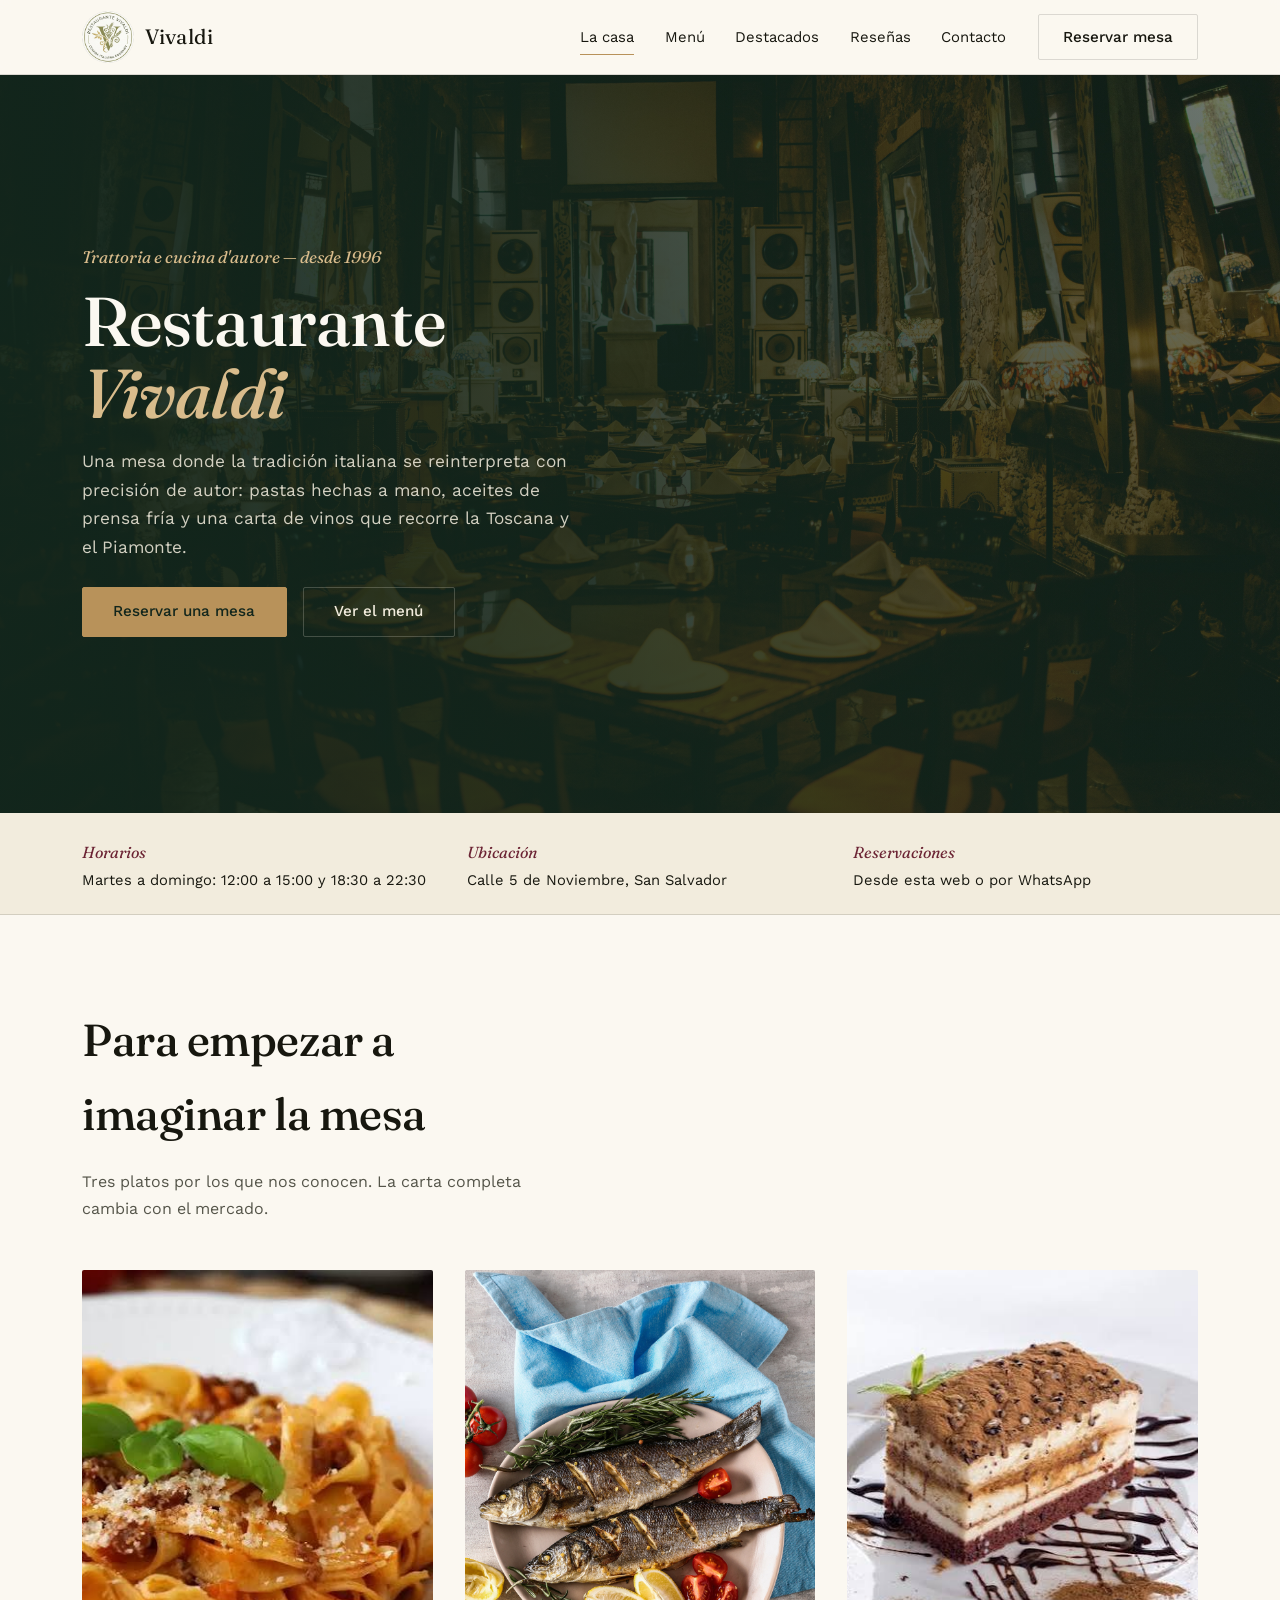
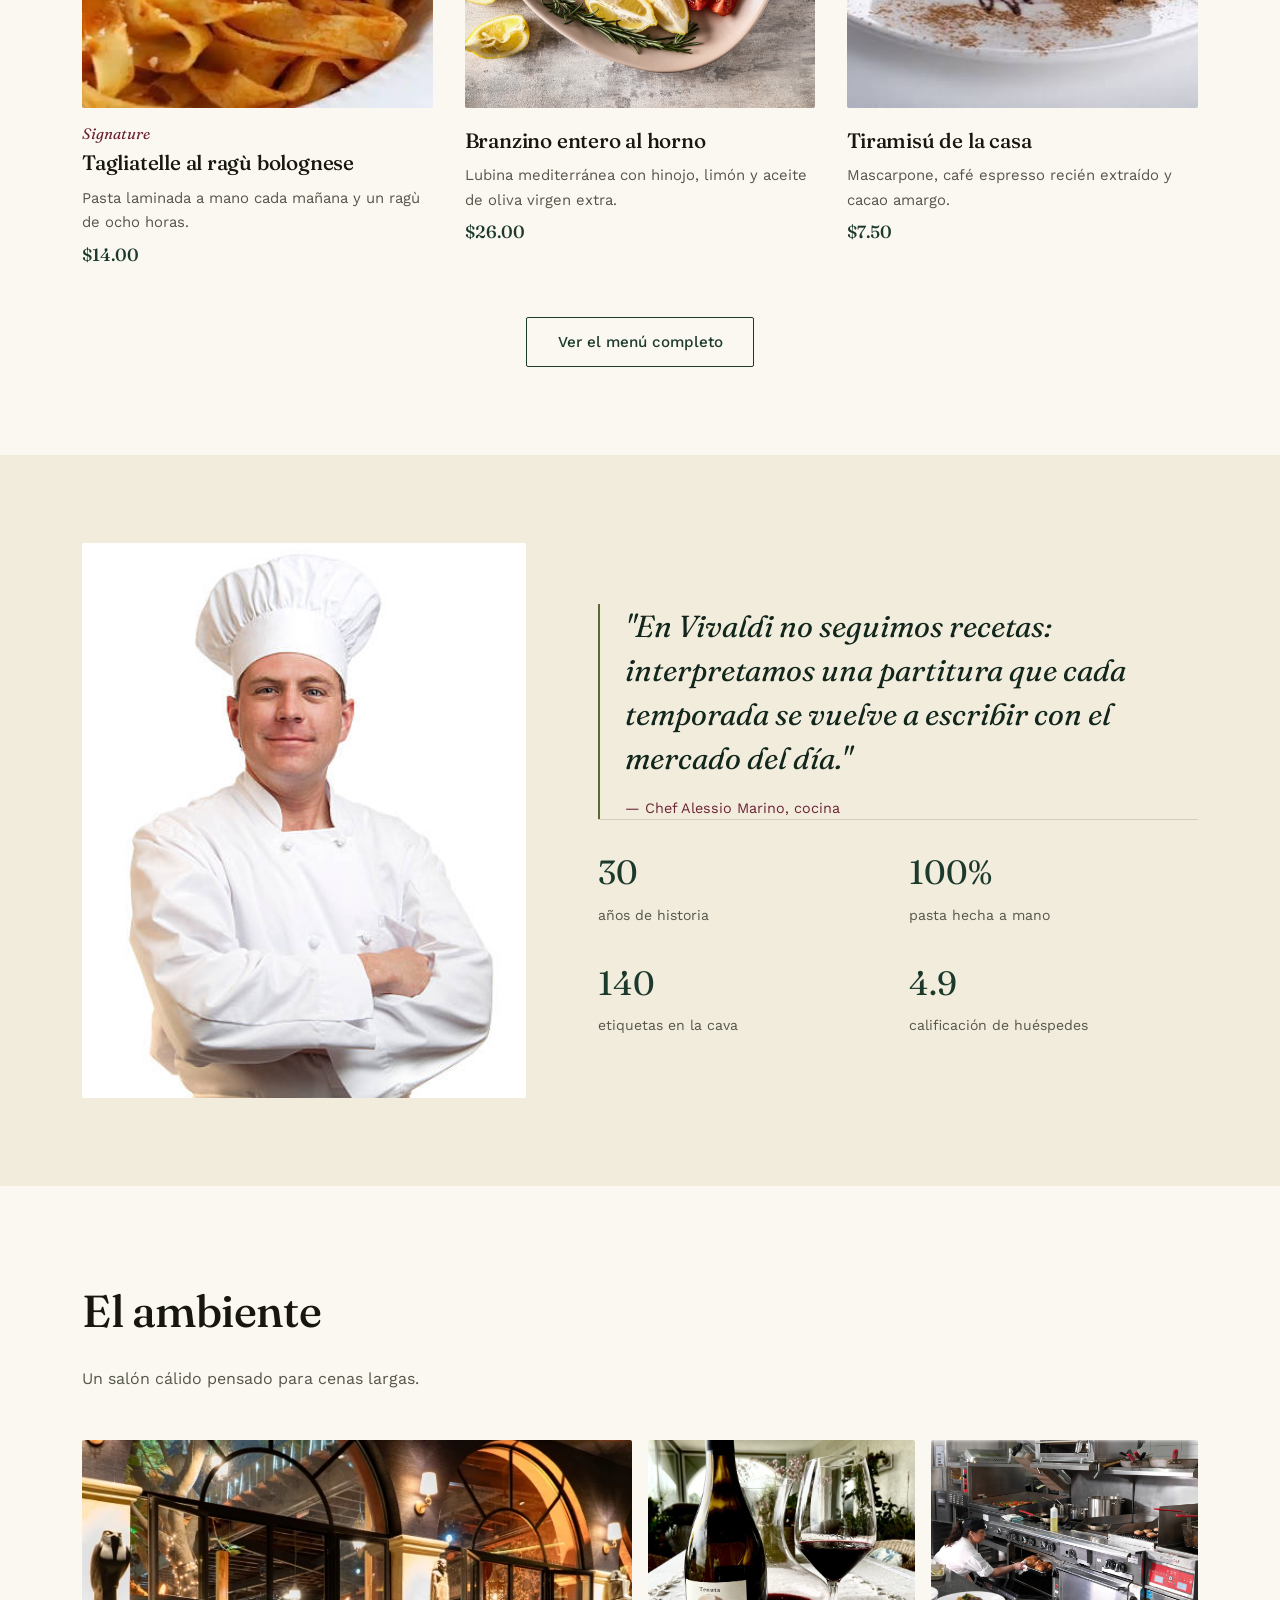
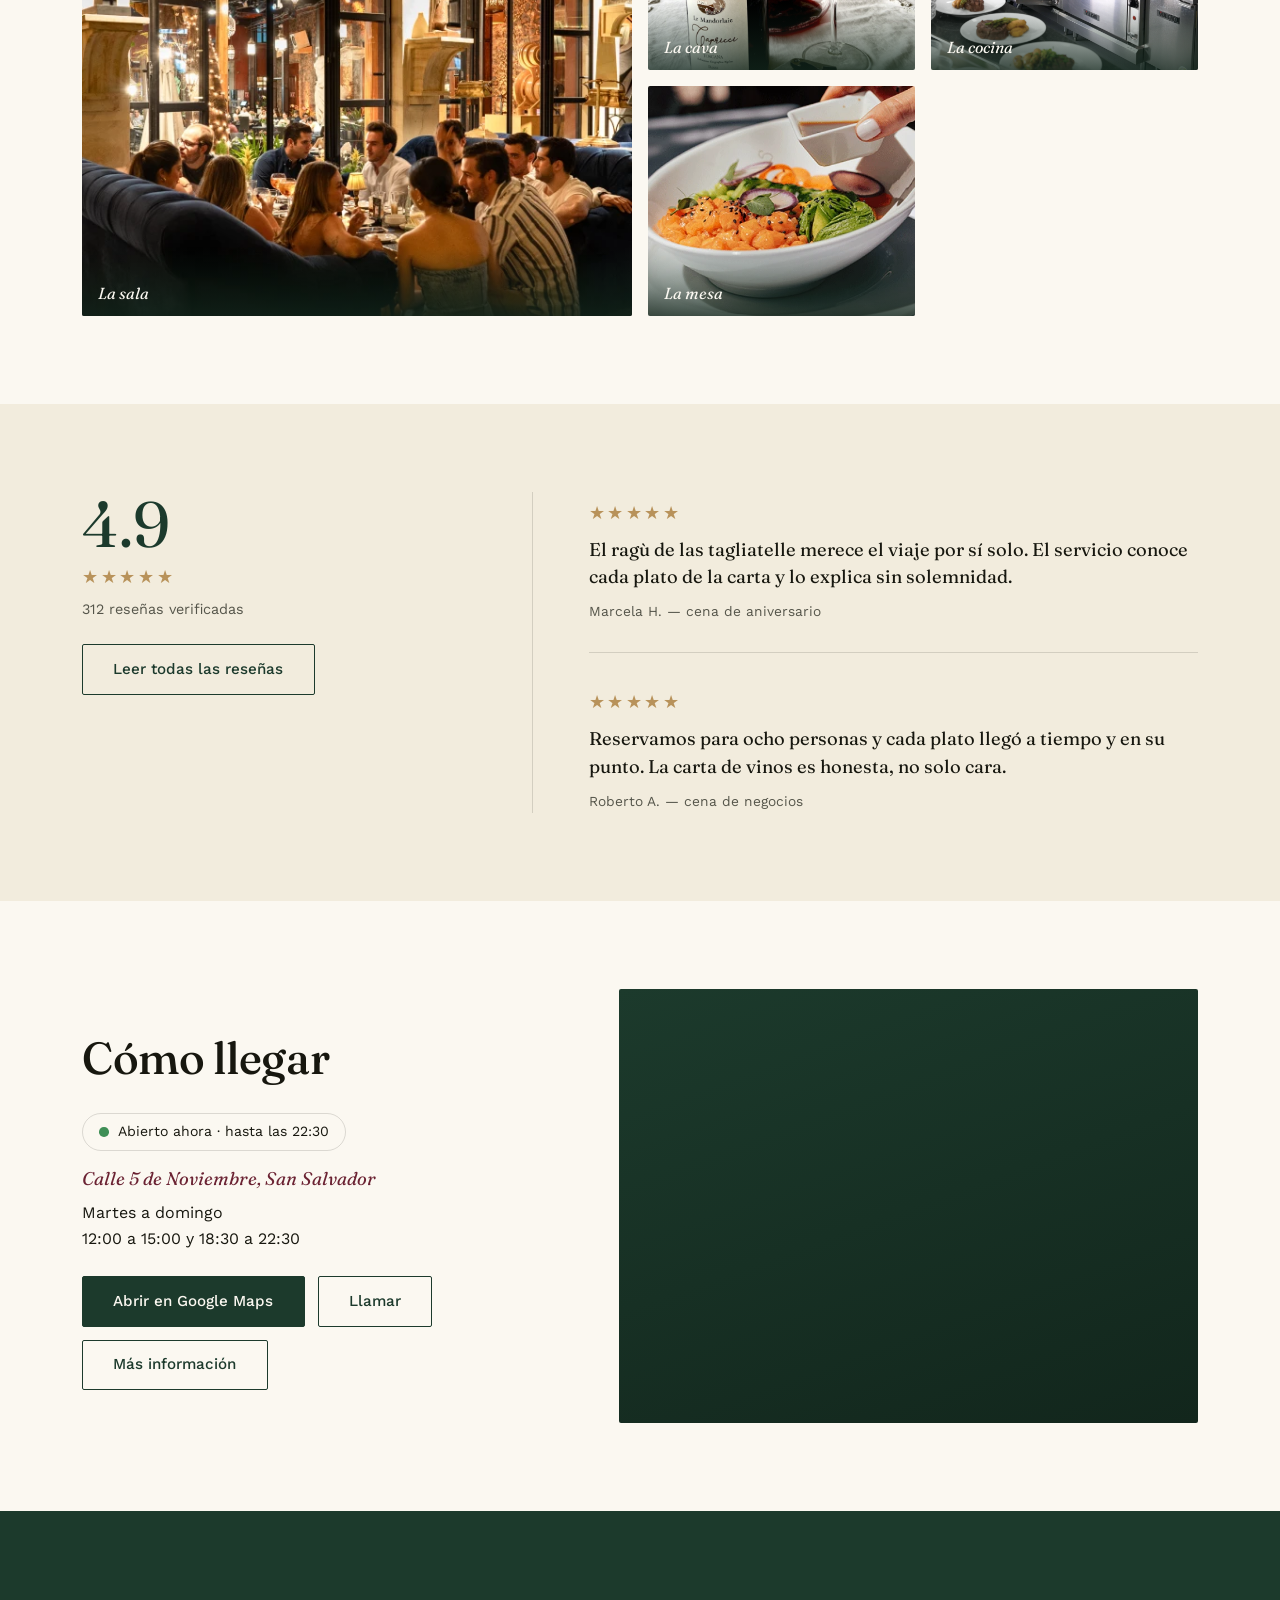
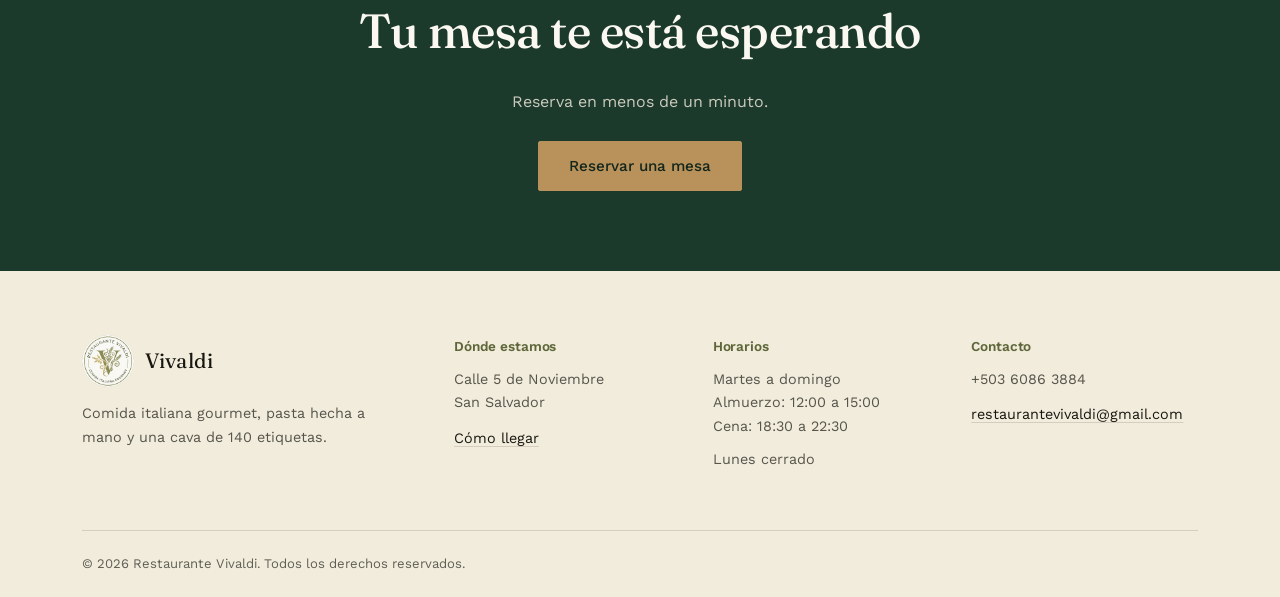
<file: index.html>
<!DOCTYPE html>
<html lang="es">
<head>
<meta charset="UTF-8">
<meta name="viewport" content="width=device-width, initial-scale=1.0">
<title>Restaurante Vivaldi — Comida italiana gourmet</title>
<meta name="description" content="Restaurante Vivaldi: comida italiana gourmet con pasta hecha a mano, aceites de prensa fría y una cava de 140 etiquetas. Reserva tu mesa en línea.">
<meta name="theme-color" content="#1C3A2C">

<meta property="og:type" content="restaurant">
<meta property="og:title" content="Restaurante Vivaldi — Comida italiana gourmet">
<meta property="og:description" content="Pasta hecha a mano, cocina de temporada y una cava de 140 etiquetas.">
<meta property="og:image" content="img/logo.png"> <!-- EDITAR: al publicar, usa la URL completa -->
<meta property="og:locale" content="es_ES">

<link rel="icon" type="image/png" href="img/favicon.png">
<link rel="apple-touch-icon" href="img/apple-touch-icon.png">

<link rel="preconnect" href="https://fonts.googleapis.com">
<link rel="preconnect" href="https://fonts.gstatic.com" crossorigin>
<link href="https://fonts.googleapis.com/css2?family=Fraunces:ital,opsz,wght@0,9..144,300;0,9..144,500;0,9..144,600;1,9..144,400;1,9..144,500&family=Work+Sans:wght@300;400;500;600&display=swap" rel="stylesheet">
<link rel="stylesheet" href="css/style.css">
<link rel="stylesheet" href="css/inicio.css">

<script type="application/ld+json">
{
  "@context": "https://schema.org",
  "@type": "Restaurant",
  "name": "Restaurante Vivaldi",
  "image": "img/logo.png",
  "servesCuisine": "Italiana",
  "priceRange": "$$"
}
</script>
</head>
<body id="homePage">

<a class="skip-link" href="#contenido">Saltar al contenido</a>

<div data-include="partials/header.html"></div>

<main id="contenido">

  <!-- HERO -->
  <section class="hero" id="inicio">
    <!-- FOTO DE FONDO (reemplazar): img/inicio-hero.jpg — horizontal, mín. 1920×1080.
         Ideal: el plato estrella (tagliatelle) o el salón con luz cálida; lo importante queda a la derecha,
         porque el texto va a la izquierda. Mientras no exista, se muestra el fondo verde con la rama de olivo. -->
    <div class="hero-media" data-photo-host>
      <img data-photo src="img/contacto-hero.jpg" alt="" width="1920" height="1080">
    </div>

    <div class="wrap hero-inner">
      <div class="hero-text">
        <p class="kicker">Trattoria e cucina d'autore — desde 1996</p>
        <h1>Restaurante<br><em>Vivaldi</em></h1>
        <p class="hero-lead">
          Una mesa donde la tradición italiana se reinterpreta con precisión de autor:
          pastas hechas a mano, aceites de prensa fría y una carta de vinos que
          recorre la Toscana y el Piamonte.
        </p>
        <div class="hero-actions">
          <a href="reservar.html" class="btn btn-solid">Reservar una mesa</a>
          <a href="menu.html" class="btn btn-ghost">Ver el menú</a>
        </div>
      </div>

      <!-- Solo decorativo; se oculta cuando hay foto de fondo. -->
      <div class="hero-art" aria-hidden="true">
        <svg viewBox="0 0 420 480" class="olive-art">
          <circle cx="210" cy="240" r="190" class="ring"></circle>
          <path class="branch" d="M120 380 C 160 300, 150 200, 210 100 C 250 40, 300 20, 330 30"/>
          <ellipse class="leaf" cx="170" cy="300" rx="22" ry="10" transform="rotate(-35 170 300)"/>
          <ellipse class="leaf" cx="195" cy="255" rx="22" ry="10" transform="rotate(-20 195 255)"/>
          <ellipse class="leaf" cx="210" cy="205" rx="22" ry="10" transform="rotate(-8 210 205)"/>
          <ellipse class="leaf" cx="235" cy="150" rx="22" ry="10" transform="rotate(10 235 150)"/>
          <ellipse class="leaf" cx="270" cy="95" rx="22" ry="10" transform="rotate(28 270 95)"/>
          <circle class="olive" cx="150" cy="330" r="9"/>
          <circle class="olive" cx="180" cy="270" r="9"/>
          <circle class="olive" cx="260" cy="130" r="9"/>
        </svg>
      </div>
    </div>
  </section>

  <!-- HORARIOS / UBICACIÓN (EDITAR con los datos reales) -->
  <section class="info-strip" aria-label="Horarios y ubicación">
    <div class="wrap info-inner">
      <div class="info-item">
        <span class="info-label">Horarios</span>
        <p>Martes a domingo: 12:00 a 15:00 y 18:30 a 22:30</p>
      </div>
      <div class="info-item">
        <span class="info-label">Ubicación</span>
        <p data-contact="address"></p>
      </div>
      <div class="info-item">
        <span class="info-label">Reservaciones</span>
        <p>Desde <a href="reservar.html">esta web</a> o por WhatsApp</p>
      </div>
    </div>
  </section>

  <!-- 1 · PLATOS QUE DAN HAMBRE -->
  <section class="home-section" id="platos">
    <div class="wrap">
      <div class="section-head">
        <h2>Para empezar a imaginar la mesa</h2>
        <p>Tres platos por los que nos conocen. La carta completa cambia con el mercado.</p>
      </div>
      <div class="home-cards">
        <article class="home-card">
          <div class="ph" data-photo-host><img data-photo src="img/menú/tagliatelle al ragu bolognese.jpg" alt="Tagliatelle al ragù bolognese servidas en plato hondo" width="640" height="800" loading="lazy"></div>
          <p class="home-card-tag">Signature</p><h3>Tagliatelle al ragù bolognese</h3>
          <p>Pasta laminada a mano cada mañana y un ragù de ocho horas.</p>
          <span class="home-card-price">$14.00</span>
        </article>
        <article class="home-card">
          <div class="ph" data-photo-host><img data-photo src="img/menú/Branzino entero, hinojo y cítricos.jpg" alt="Branzino entero al horno con hinojo y limón" width="640" height="800" loading="lazy"></div>
          <h3>Branzino entero al horno</h3>
          <p>Lubina mediterránea con hinojo, limón y aceite de oliva virgen extra.</p>
          <span class="home-card-price">$26.00</span>
        </article>
        <article class="home-card">
          <div class="ph" data-photo-host><img data-photo src="img/menú/tiramisu.jpg" alt="Tiramisú de la casa espolvoreado con cacao" width="640" height="800" loading="lazy"></div>
          <h3>Tiramisú de la casa</h3>
          <p>Mascarpone, café espresso recién extraído y cacao amargo.</p>
          <span class="home-card-price">$7.50</span>
        </article>
      </div>
      <p class="home-more"><a class="btn btn-ghost" href="menu.html">Ver el menú completo</a></p>
    </div>
  </section>

  <!-- 2 · LA CASA / HISTORIA (con foto) -->
  <section class="home-section home-section--tint" id="historia">
    <div class="wrap home-story">
      <!-- FOTO (reemplazar): img/inicio-historia.jpg — vertical 4:5, mín. 1000×1250. La cocina, el chef o el salón. -->
      <div class="ph home-story-media" data-photo-host>
        <img data-photo src="img/chef2.jpg" alt="La cocina de Restaurante Vivaldi" width="1000" height="1250" loading="lazy">
      </div>
      <div>
        <blockquote class="pull-quote">
          "En Vivaldi no seguimos recetas: interpretamos una partitura que cada
          temporada se vuelve a escribir con el mercado del día."
          <cite>— Chef Alessio Marino, cocina</cite>
        </blockquote>
        <!-- EDITAR: confirma que estas cifras son reales -->
        <div class="stat-row">
          <div class="stat"><span class="stat-number" data-years-since="1996">30</span><span class="stat-label">años de historia</span></div>
          <div class="stat"><span class="stat-number">100%</span><span class="stat-label">pasta hecha a mano</span></div>
          <div class="stat"><span class="stat-number">140</span><span class="stat-label">etiquetas en la cava</span></div>
          <div class="stat"><span class="stat-number">4.9</span><span class="stat-label">calificación de huéspedes</span></div>
        </div>
      </div>
    </div>
  </section>

  <!-- 3 · AMBIENTE (mosaico) -->
  <section class="home-section" id="ambiente">
    <div class="wrap">
      <div class="section-head">
        <h2>El ambiente</h2>
        <p>Un salón cálido pensado para cenas largas.</p>
      </div>
      <!-- FOTOS (reemplazar): img/ambiente-1.webp a ambiente-4.webp (las mismas de la galería de reseñas).
           La primera se ve grande: usa una horizontal, mín. 1400×1000. Las otras, 800×600. -->
      <div class="home-mosaic">
        <figure class="ph" data-photo-host>
          <img data-photo src="img/la sala.webp" alt="El salón principal del restaurante" width="800" height="600" loading="lazy">
          <figcaption>La sala</figcaption>
        </figure>
        <figure class="ph" data-photo-host>
          <img data-photo src="img/la cava.jpg" alt="La cava de vinos" width="800" height="600" loading="lazy">
          <figcaption>La cava</figcaption>
        </figure>
        <figure class="ph" data-photo-host>
          <img data-photo src="img/la cocina.webp" alt="La cocina y el trabajo del chef" width="800" height="600" loading="lazy">
          <figcaption>La cocina</figcaption>
        </figure>
        <figure class="ph" data-photo-host>
          <img data-photo src="img/platovertical.webp" alt="Detalle de una mesa servida" width="800" height="600" loading="lazy">
          <figcaption>La mesa</figcaption>
        </figure>
      </div>
    </div>
  </section>

  <!-- 4 · RESEÑAS (EDITAR: ejemplos; deben ser iguales a las reales de resenas.html) -->
  <section class="reviews home-reviews" id="resenas">
    <div class="wrap reviews-inner">
      <div class="rating-summary">
        <span class="rating-number">4.9</span>
        <div class="stars" role="img" aria-label="4.9 de 5 estrellas">★★★★★</div>
        <p class="rating-count">312 reseñas verificadas</p>
        <a class="btn btn-ghost" href="resenas.html">Leer todas las reseñas</a>
      </div>
      <div class="review-list">
        <figure class="review">
          <div class="stars" role="img" aria-label="5 de 5 estrellas">★★★★★</div>
          <blockquote>El ragù de las tagliatelle merece el viaje por sí solo.
            El servicio conoce cada plato de la carta y lo explica sin solemnidad.</blockquote>
          <figcaption>Marcela H. — cena de aniversario</figcaption>
        </figure>
        <figure class="review">
          <div class="stars" role="img" aria-label="5 de 5 estrellas">★★★★★</div>
          <blockquote>Reservamos para ocho personas y cada plato llegó a tiempo y en su punto.
            La carta de vinos es honesta, no solo cara.</blockquote>
          <figcaption>Roberto A. — cena de negocios</figcaption>
        </figure>
      </div>
    </div>
  </section>

  <!-- 5 · CÓMO LLEGAR (datos desde js/config.js) -->
  <section class="home-section" id="llegar">
    <div class="wrap home-map">
      <div>
        <h2>Cómo llegar</h2>
        <p class="home-status" id="openStatus" hidden><span class="c-dot" aria-hidden="true"></span><span class="c-status-text"></span></p>
        <p class="home-address" data-contact="address"></p>
        <p>Martes a domingo<br>12:00 a 15:00 y 18:30 a 22:30</p>
        <div class="home-links">
          <a class="btn btn-solid" href="#" data-route hidden>Abrir en Google Maps</a>
          <a class="btn btn-ghost" href="#" data-call hidden>Llamar</a>
          <a class="btn btn-ghost" href="contacto.html">Más información</a>
        </div>
      </div>
      <div class="ph has-placeholder home-map-frame" id="mapFrame"><p>El mapa aparecerá aquí</p></div>
    </div>
  </section>

  <!-- 6 · CIERRE -->
  <section class="home-cta">
    <div class="wrap">
      <h2>Tu mesa te está esperando</h2>
      <p>Reserva en menos de un minuto.</p>
      <a class="btn btn-gold" href="reservar.html">Reservar una mesa</a>
    </div>
  </section>

</main>

<div data-include="partials/footer.html"></div>

<script src="js/include.js" defer></script>
</body>
</html>
</file>
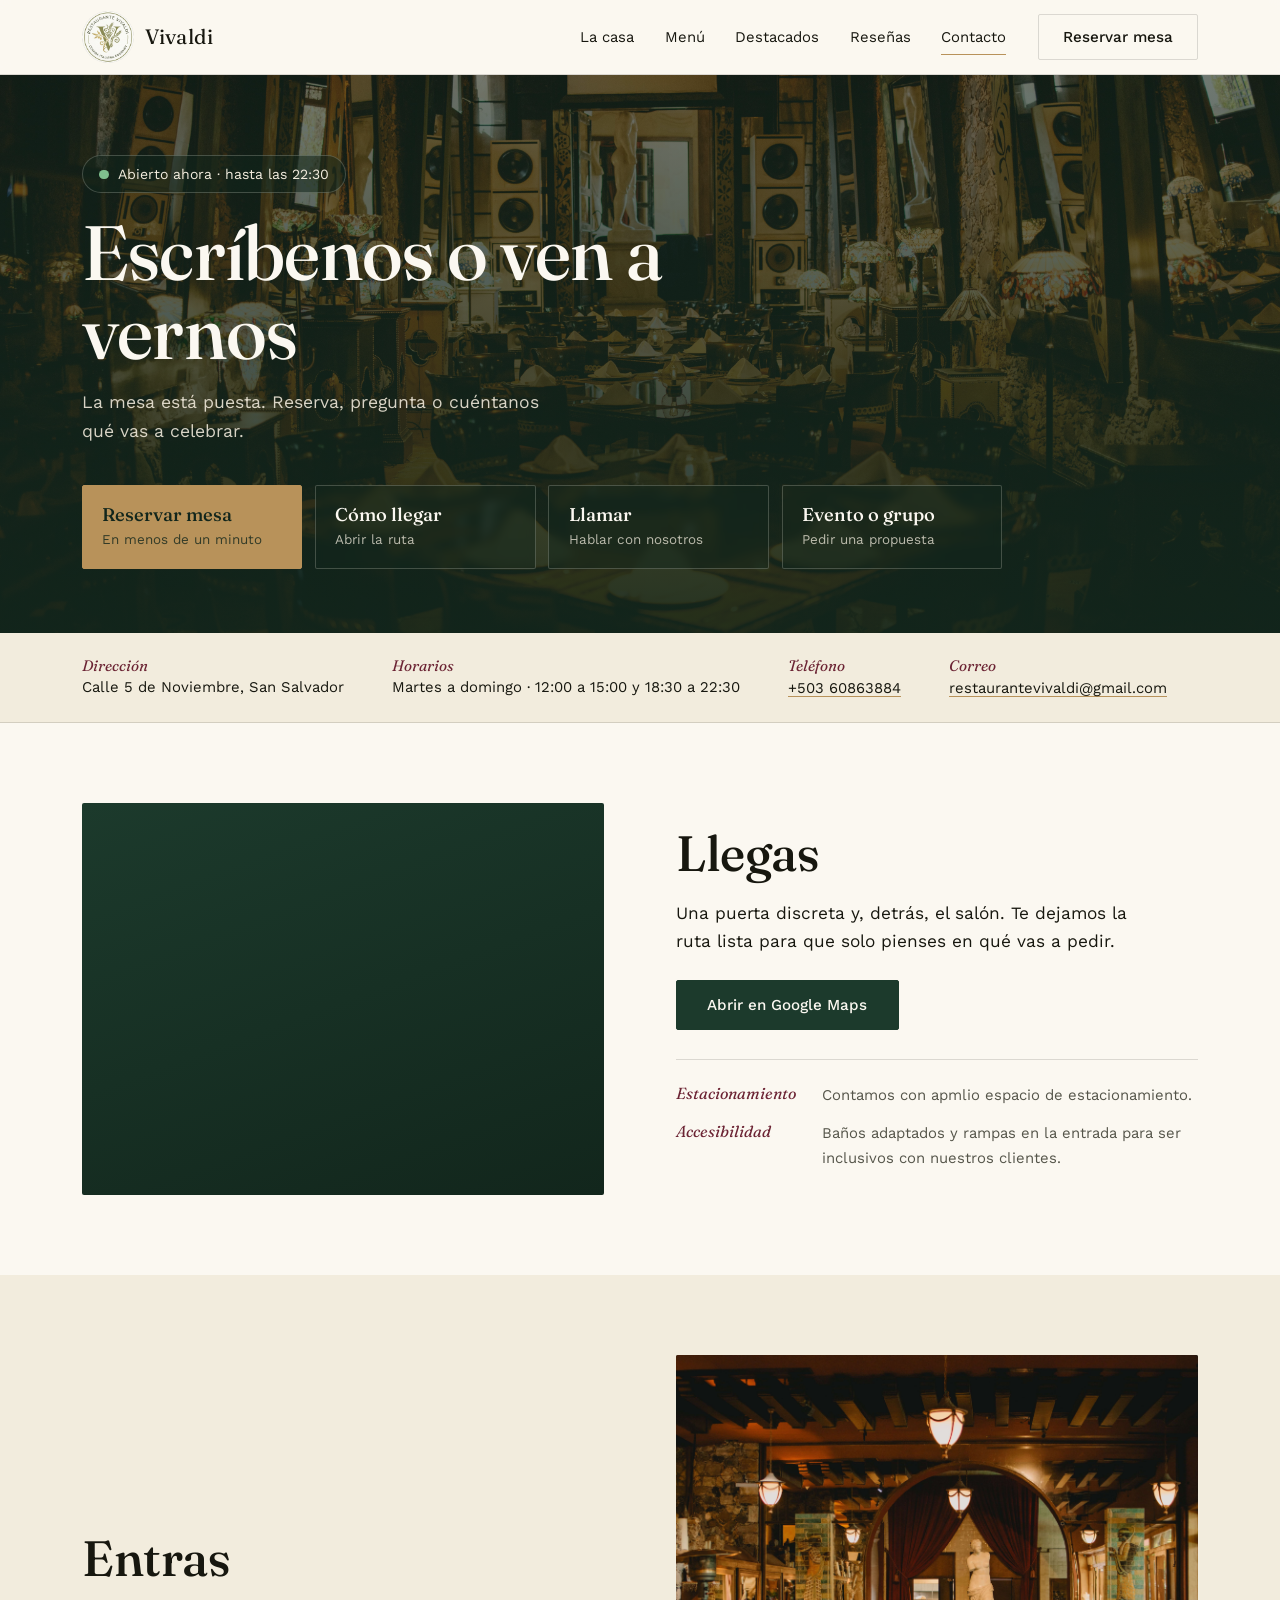
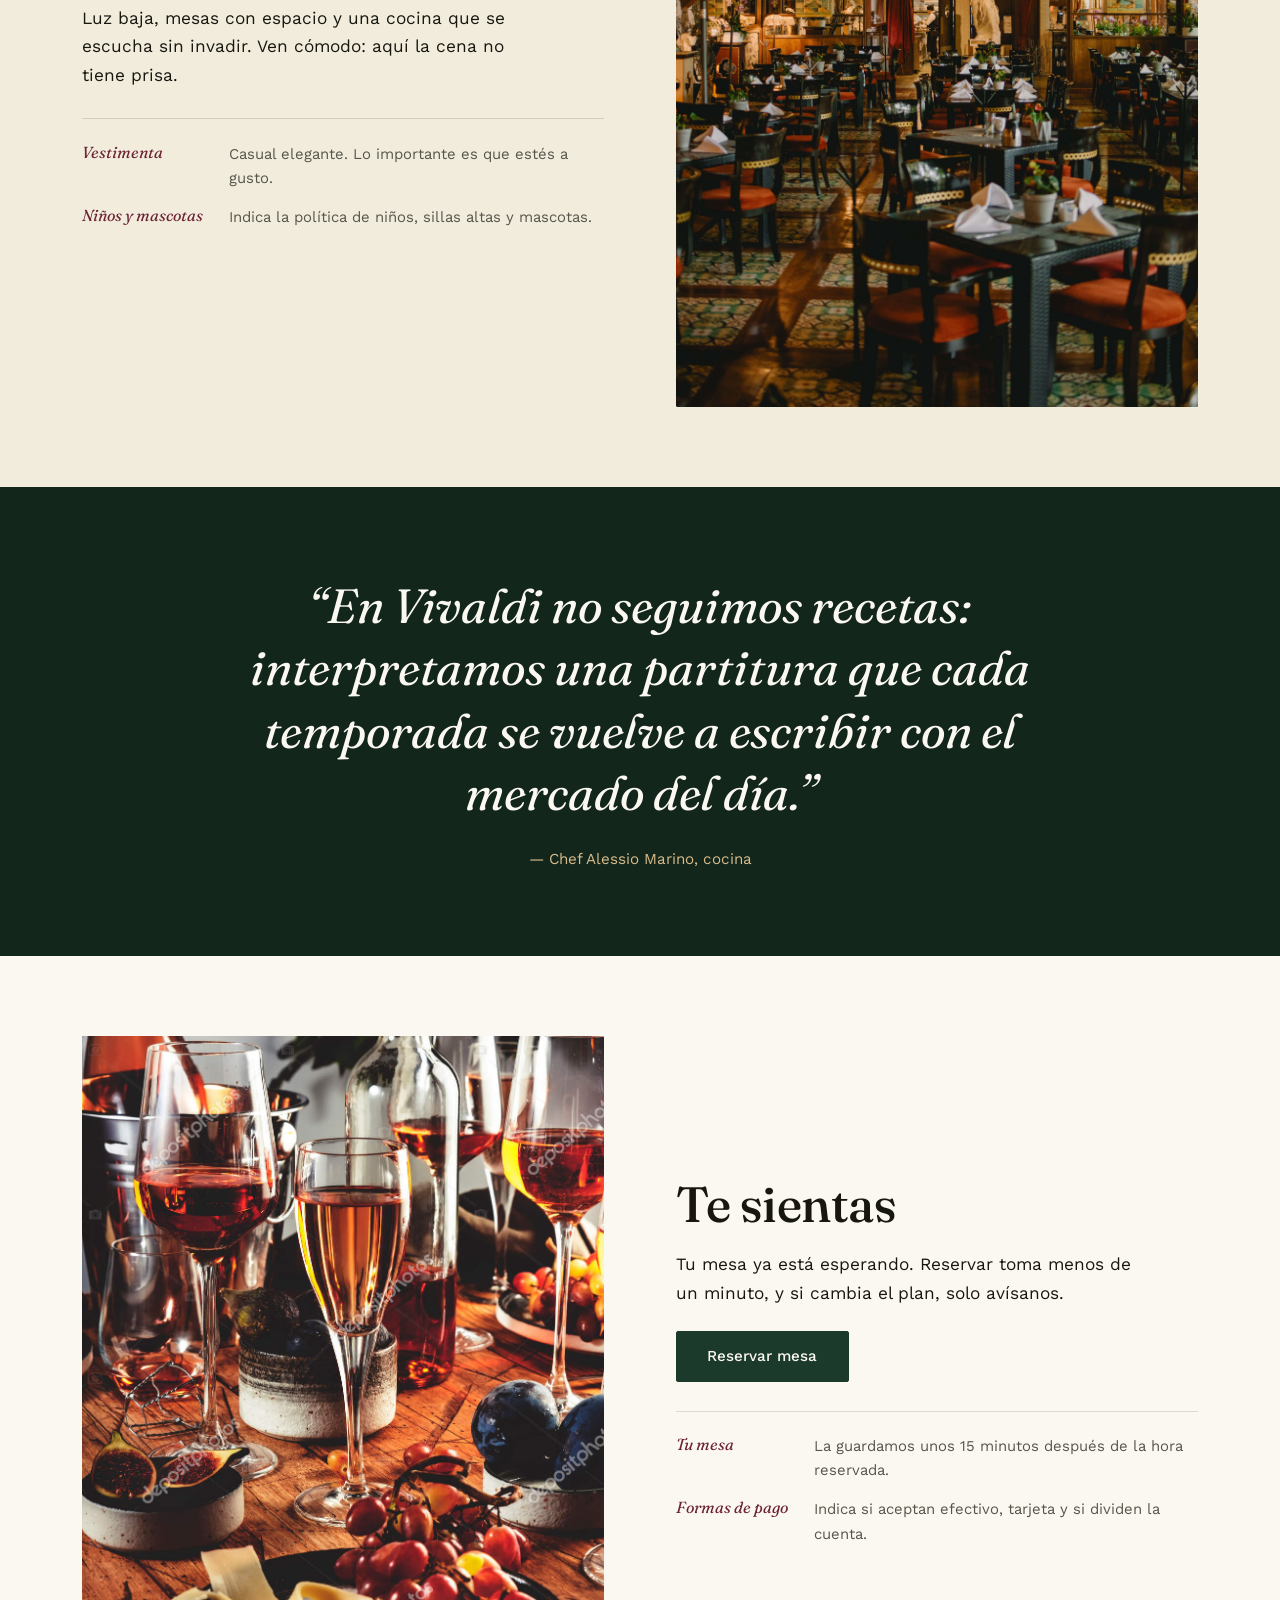
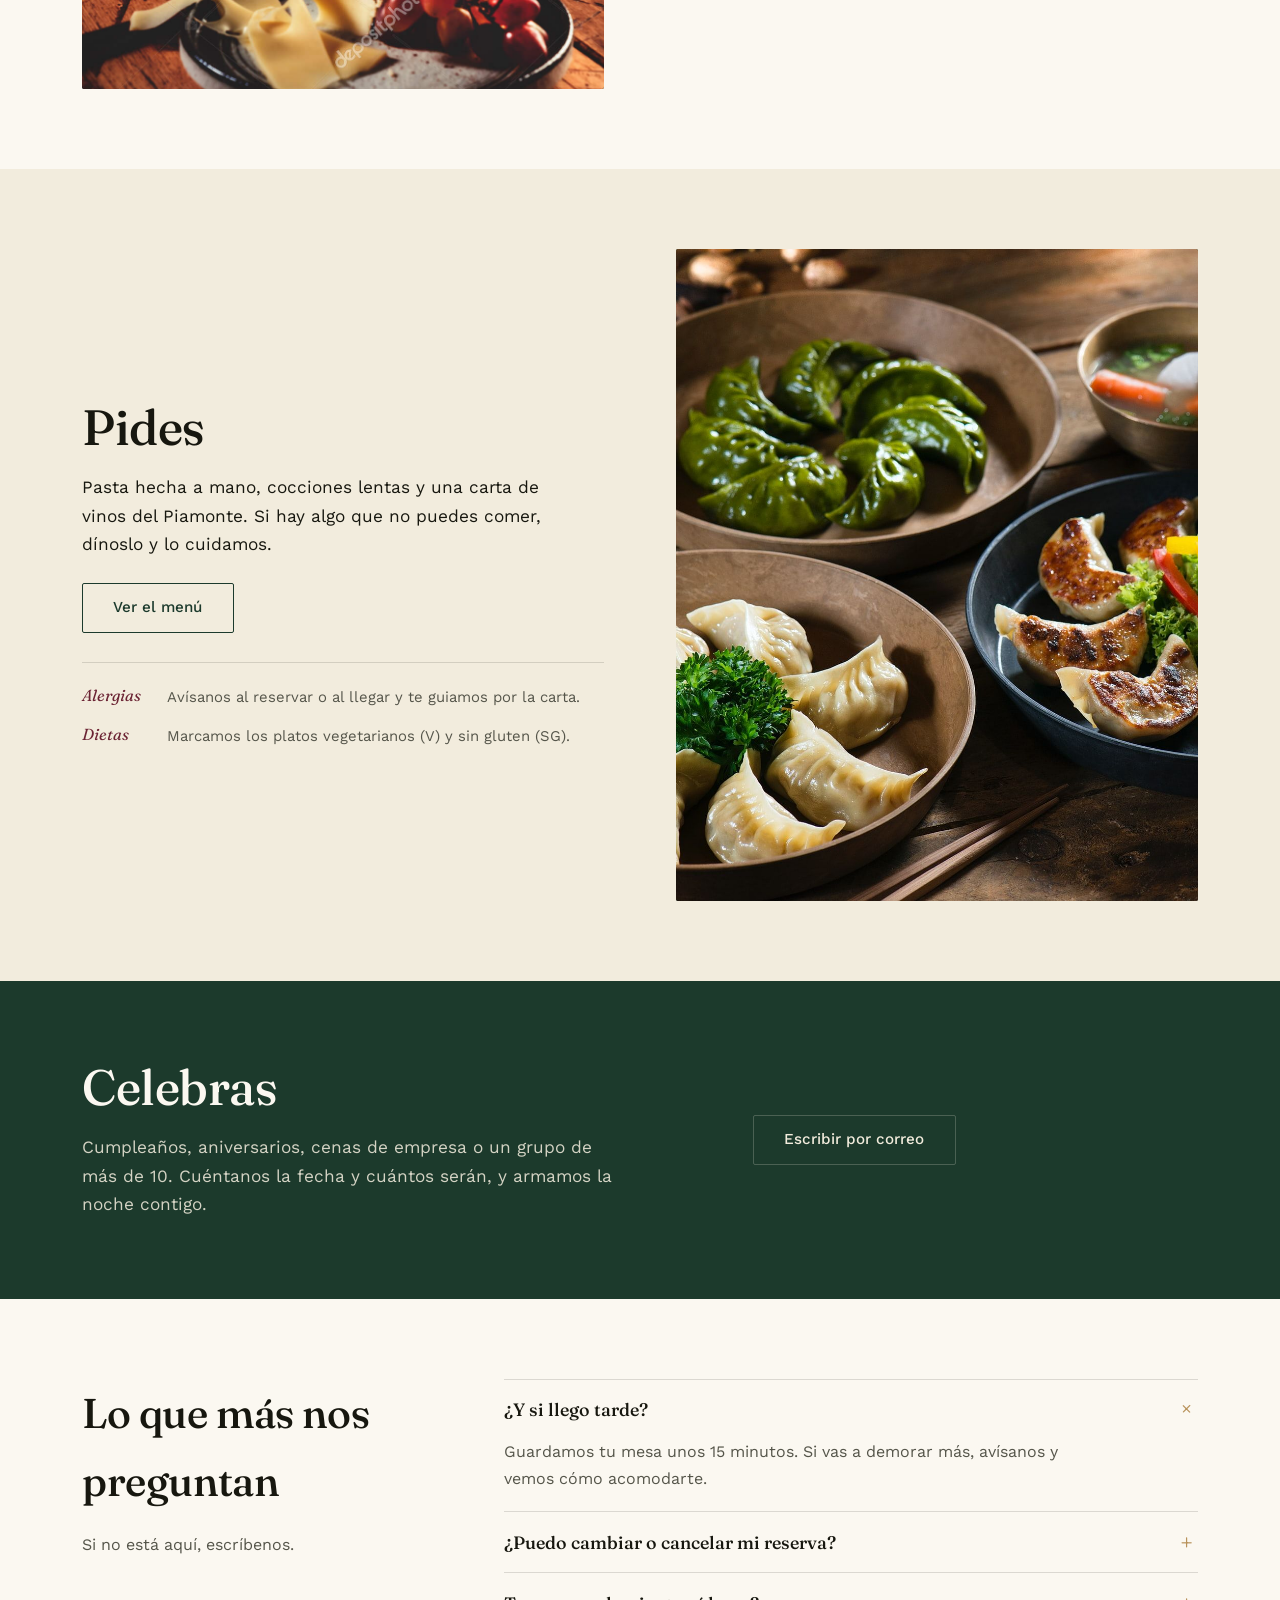
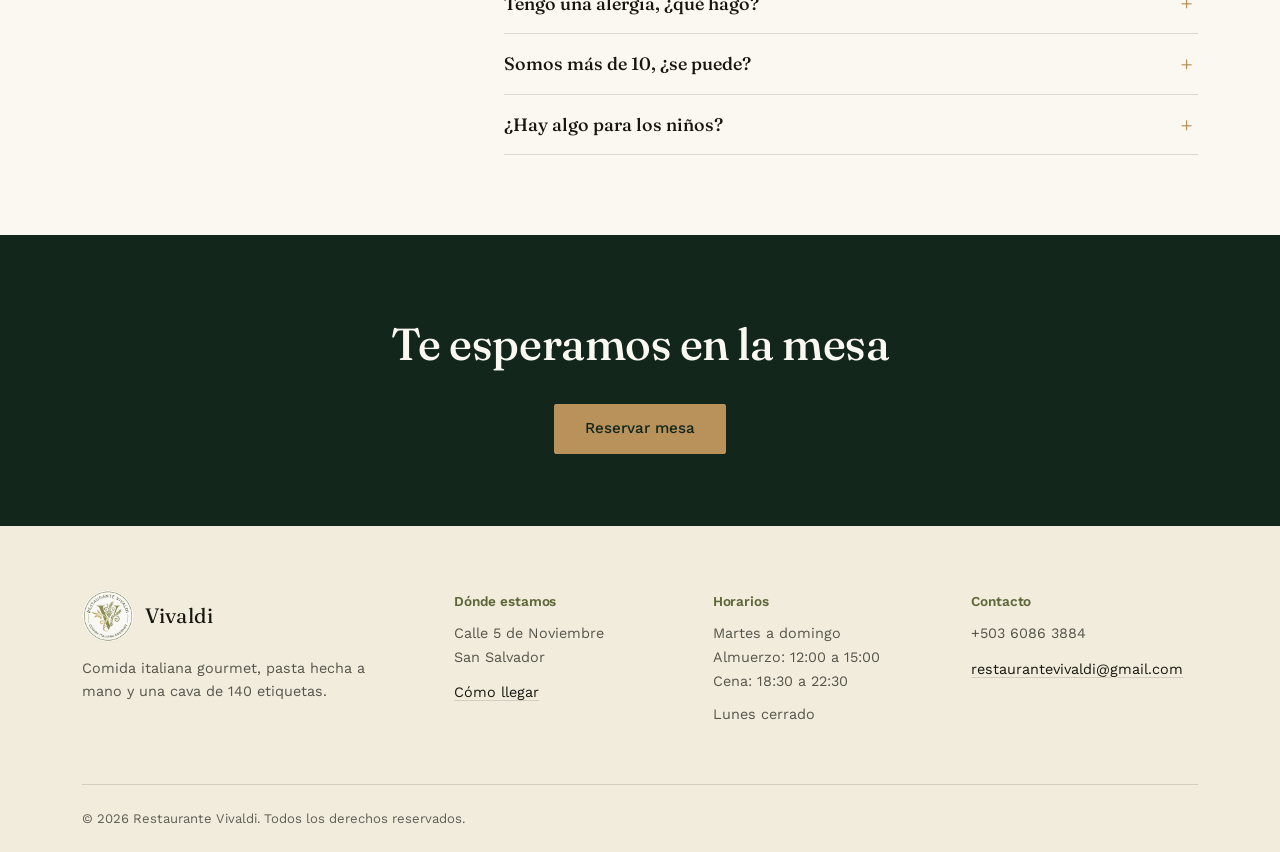
<file: contacto.html>
<!DOCTYPE html>
<html lang="es">
<head>
<meta charset="UTF-8">
<meta name="viewport" content="width=device-width, initial-scale=1.0">
<title>Contacto — Restaurante Vivaldi</title>
<meta name="description" content="Cómo llegar a Restaurante Vivaldi, horarios, reservas, grupos y respuestas a lo que más nos preguntan.">
<meta name="theme-color" content="#1C3A2C">
<link rel="icon" type="image/png" href="img/favicon.png">
<link rel="apple-touch-icon" href="img/apple-touch-icon.png">

<link rel="preconnect" href="https://fonts.googleapis.com">
<link rel="preconnect" href="https://fonts.gstatic.com" crossorigin>
<link href="https://fonts.googleapis.com/css2?family=Fraunces:ital,opsz,wght@0,9..144,300;0,9..144,500;0,9..144,600;1,9..144,400;1,9..144,500&family=Work+Sans:wght@300;400;500;600&display=swap" rel="stylesheet">
<link rel="stylesheet" href="css/style.css">
<link rel="stylesheet" href="css/contacto.css">
</head>
<body id="contactPage">

<a class="skip-link" href="#contenido">Saltar al contenido</a>

<div data-include="partials/header.html"></div>

<main id="contenido">

  <!-- ENCABEZADO: foto + estado "abierto ahora" + 4 accesos rápidos -->
  <header class="c-hero">
    <!-- FOTO (reemplazar): img/contacto-hero.jpg — horizontal, mín. 1600×900. Ideal: el salón con luz cálida o una mesa servida.
         Mientras no exista, se muestra el fondo verde. -->
    <div class="c-hero-media" data-photo-host>
      <img data-photo src="img/contacto-hero.jpg" alt="" width="1600" height="900">
    </div>
    <div class="wrap c-hero-inner">
      <p class="c-status" id="openStatus" hidden><span class="c-dot" aria-hidden="true"></span><span class="c-status-text"></span></p>
      <h1>Escríbenos o ven a vernos</h1>
      <p class="c-hero-lead">La mesa está puesta. Reserva, pregunta o cuéntanos qué vas a celebrar.</p>

      <div class="c-actions">
        <a class="c-action c-action--main" href="reservar.html"><strong>Reservar mesa</strong><span>En menos de un minuto</span></a>
        <a class="c-action" href="#llegas" data-route><strong>Cómo llegar</strong><span>Abrir la ruta</span></a>
        <a class="c-action" href="#" data-call hidden><strong>Llamar</strong><span>Hablar con nosotros</span></a>
        <a class="c-action" href="#celebras"><strong>Evento o grupo</strong><span>Pedir una propuesta</span></a>
      </div>
    </div>
  </header>

  <!-- DATOS RÁPIDOS (valores en js/config.js; los que no estén configurados se ocultan solos) -->
  <section class="c-strip" aria-label="Datos de contacto">
    <div class="wrap c-strip-inner">
      <div class="c-item"><span>Dirección</span><p data-contact="address"></p></div>
      <div class="c-item"><span>Horarios</span><p>Martes a domingo · 12:00 a 15:00 y 18:30 a 22:30</p></div>
      <div class="c-item"><span>Teléfono</span><a data-contact="phone" href="#"></a></div>
      <div class="c-item"><span>Correo</span><a data-contact="email" href="#"></a></div>
    </div>
  </section>

  <!-- 1 · LLEGAS -->
  <section class="c-block" id="llegas">
    <div class="wrap c-block-inner">
      <div class="c-media c-media--wide has-placeholder" id="mapFrame"><p>El mapa aparecerá aquí</p></div>
      <div class="c-copy">
        <h2>Llegas</h2>
        <p class="c-lead">Una puerta discreta y, detrás, el salón. Te dejamos la ruta lista para que solo pienses en qué vas a pedir.</p>
        <div class="c-links">
          <a class="btn btn-solid" href="#" data-route hidden>Abrir en Google Maps</a>
          <a class="btn btn-ghost" href="#" data-contact-href="wazeUrl" hidden target="_blank" rel="noopener">Abrir en Waze</a>
        </div>
        <!-- EDITAR: textos de ejemplo -->
        <dl class="c-facts">
          <dt>Estacionamiento</dt><dd>Contamos con apmlio espacio de estacionamiento.</dd>
          <dt>Accesibilidad</dt><dd>Baños adaptados y rampas en la entrada para ser inclusivos con nuestros clientes.</dd>
        </dl>
      </div>
    </div>
  </section>

  <!-- 2 · ENTRAS -->
  <section class="c-block c-block--tint c-block--flip">
    <div class="wrap c-block-inner">
      <!-- FOTO (reemplazar): img/contacto-salon.jpg — vertical 4:5, mín. 1000×1250. El salón o la entrada. -->
      <div class="c-media" data-photo-host>
        <img data-photo src="img/contacto-salon.jpg" alt="El salón de Restaurante Vivaldi" width="1000" height="1250" loading="lazy">
      </div>
      <div class="c-copy">
        <h2>Entras</h2>
        <p class="c-lead">Luz baja, mesas con espacio y una cocina que se escucha sin invadir. Ven cómodo: aquí la cena no tiene prisa.</p>
        <!-- EDITAR: textos de ejemplo -->
        <dl class="c-facts">
          <dt>Vestimenta</dt><dd>Casual elegante. Lo importante es que estés a gusto.</dd>
          <dt>Niños y mascotas</dt><dd>Indica la política de niños, sillas altas y mascotas.</dd>
        </dl>
      </div>
    </div>
  </section>

  <!-- Pausa: frase de la casa -->
  <section class="c-quote">
    <div class="wrap">
      <blockquote>
        “En Vivaldi no seguimos recetas: interpretamos una partitura que cada temporada se vuelve a escribir con el mercado del día.”
        <cite>— Chef Alessio Marino, cocina</cite>
      </blockquote>
    </div>
  </section>

  <!-- 3 · TE SIENTAS -->
  <section class="c-block">
    <div class="wrap c-block-inner">
      <!-- FOTO (reemplazar): img/contacto-mesa.jpg — vertical 4:5. Una mesa servida, copas, manos compartiendo un plato. -->
      <div class="c-media" data-photo-host>
        <img data-photo src="img/contacto-mesa.jpg" alt="Una mesa servida en Vivaldi" width="1000" height="1250" loading="lazy">
      </div>
      <div class="c-copy">
        <h2>Te sientas</h2>
        <p class="c-lead">Tu mesa ya está esperando. Reservar toma menos de un minuto, y si cambia el plan, solo avísanos.</p>
        <div class="c-links"><a class="btn btn-solid" href="reservar.html">Reservar mesa</a></div>
        <!-- EDITAR: textos de ejemplo -->
        <dl class="c-facts">
          <dt>Tu mesa</dt><dd>La guardamos unos 15 minutos después de la hora reservada.</dd>
          <dt>Formas de pago</dt><dd>Indica si aceptan efectivo, tarjeta y si dividen la cuenta.</dd>
        </dl>
      </div>
    </div>
  </section>

  <!-- 4 · PIDES -->
  <section class="c-block c-block--tint c-block--flip">
    <div class="wrap c-block-inner">
      <!-- FOTO: usa la del tagliatelle; puedes cambiarla por otro plato -->
      <div class="c-media" data-photo-host>
        <img data-photo src="img/platillos.jpg" alt="Tagliatelle al ragù bolognese" width="738" height="414" loading="lazy">
      </div>
      <div class="c-copy">
        <h2>Pides</h2>
        <p class="c-lead">Pasta hecha a mano, cocciones lentas y una carta de vinos del Piamonte. Si hay algo que no puedes comer, dínoslo y lo cuidamos.</p>
        <div class="c-links"><a class="btn btn-ghost" href="menu.html">Ver el menú</a></div>
        <dl class="c-facts">
          <dt>Alergias</dt><dd>Avísanos al reservar o al llegar y te guiamos por la carta.</dd>
          <dt>Dietas</dt><dd>Marcamos los platos vegetarianos (V) y sin gluten (SG).</dd>
        </dl>
      </div>
    </div>
  </section>

  <!-- 5 · CELEBRAS -->
  <section class="c-events" id="celebras">
    <div class="wrap c-events-inner">
      <div>
        <h2>Celebras</h2>
        <p>Cumpleaños, aniversarios, cenas de empresa o un grupo de más de 10. Cuéntanos la fecha y cuántos serán, y armamos la noche contigo.</p>
      </div>
      <div class="c-links">
        <a class="btn btn-gold" href="#" data-whatsapp data-whatsapp-msg="Hola, quisiera una propuesta para un evento o grupo en Restaurante Vivaldi." hidden target="_blank" rel="noopener">Pedir propuesta por WhatsApp</a>
        <a class="btn btn-ghost" href="#" data-contact-mailto hidden>Escribir por correo</a>
      </div>
    </div>
  </section>

  <!-- PREGUNTAS FRECUENTES (EDITAR las respuestas que sean ejemplos) -->
  <section class="c-faq">
    <div class="wrap c-faq-inner">
      <div class="section-head">
        <h2>Lo que más nos preguntan</h2>
        <p>Si no está aquí, escríbenos.</p>
      </div>
      <div class="faq-list">
        <details open><summary>¿Y si llego tarde?</summary><p>Guardamos tu mesa unos 15 minutos. Si vas a demorar más, avísanos y vemos cómo acomodarte.</p></details>
        <details><summary>¿Puedo cambiar o cancelar mi reserva?</summary><p>Sí. Escríbenos o llámanos con tu nombre y la fecha. Mientras antes nos avises, mejor podemos reacomodar la mesa.</p></details>
        <details><summary>Tengo una alergia, ¿qué hago?</summary><p>Anótalo en las notas de la reserva o díselo al equipo al llegar. En el <a href="menu.html">menú</a> marcamos los platos vegetarianos (V) y sin gluten (SG).</p></details>
        <details><summary>Somos más de 10, ¿se puede?</summary><p>Sí, pero no por la web: escríbenos y organizamos una mesa o un menú para el grupo.</p></details>
        <details><summary>¿Hay algo para los niños?</summary><p>Cuéntanos qué ofrecen para los más pequeños, por ejemplo porciones medias de pasta.</p></details>
      </div>
    </div>
  </section>

  <!-- REDES (solo las configuradas en js/config.js) -->
  <section class="c-social" id="socialBlock">
    <div class="wrap">
      <p>Platos del día y novedades, en nuestras redes.</p>
      <a class="btn btn-ghost" href="#" data-contact-href="instagram" hidden target="_blank" rel="noopener">Instagram</a>
      <a class="btn btn-ghost" href="#" data-contact-href="facebook" hidden target="_blank" rel="noopener">Facebook</a>
    </div>
  </section>

  <section class="c-cta">
    <div class="wrap">
      <h2>Te esperamos en la mesa</h2>
      <a class="btn btn-gold" href="reservar.html">Reservar mesa</a>
    </div>
  </section>

</main>

<div data-include="partials/footer.html"></div>

<script src="js/include.js" defer></script>
</body>
</html>
</file>
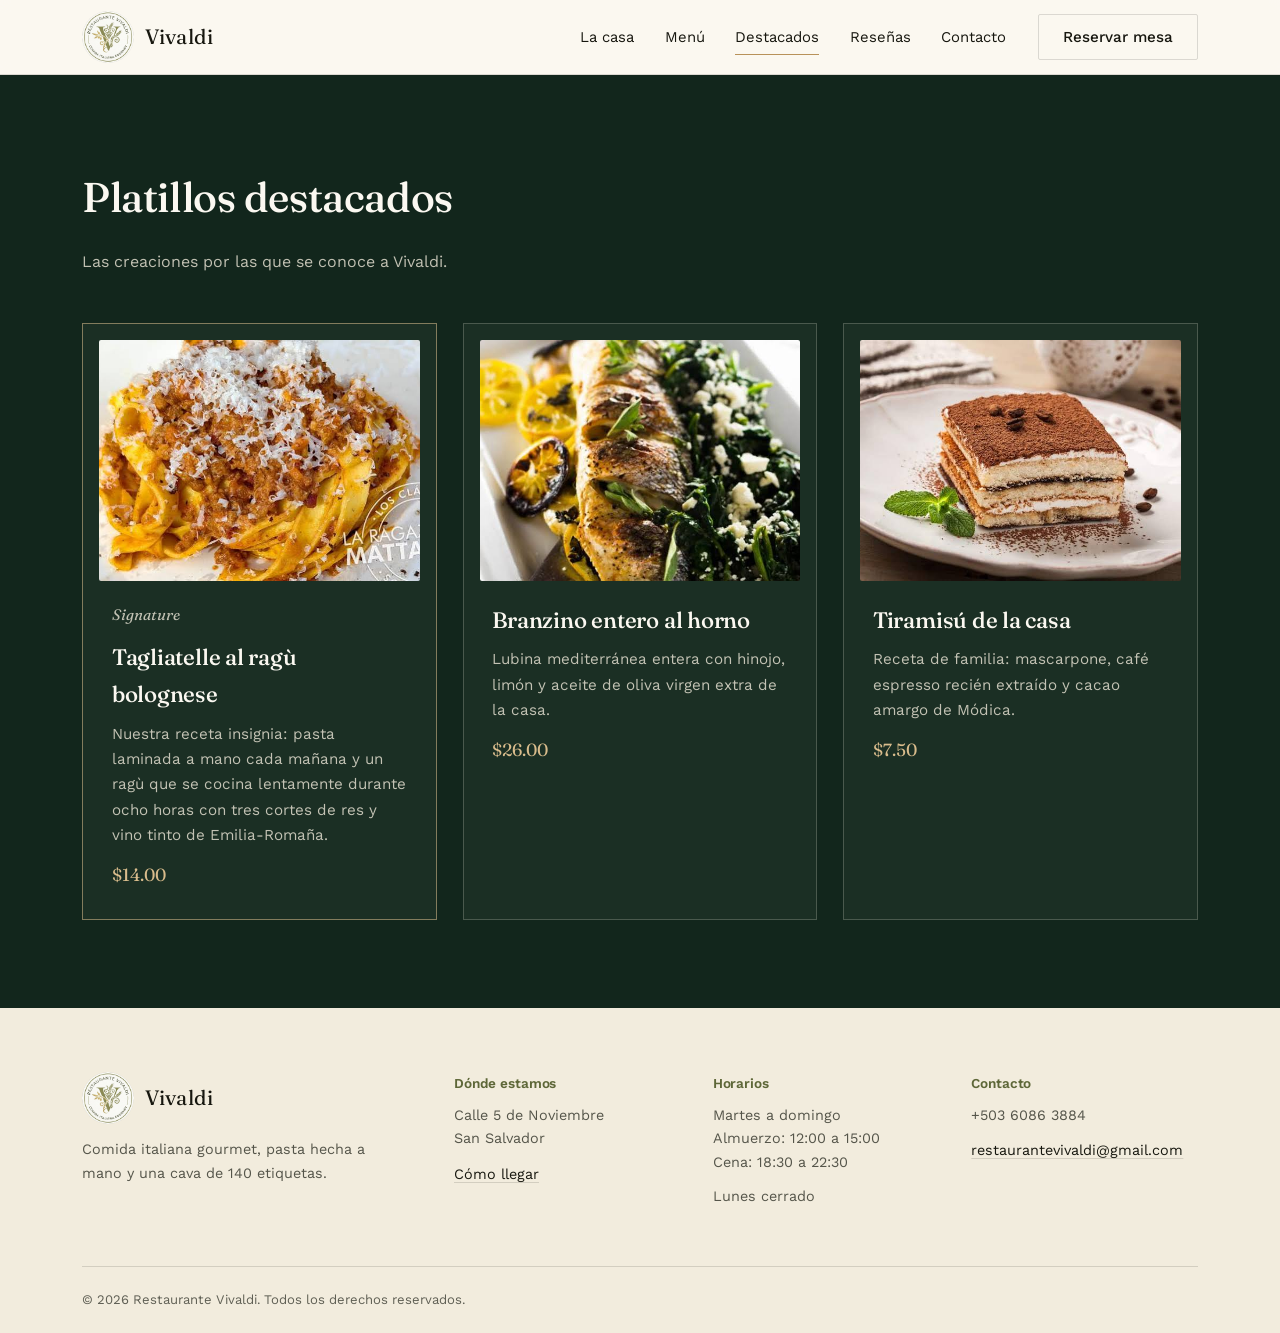
<file: destacados.html>
<!DOCTYPE html>
<html lang="es">
<head>
<meta charset="UTF-8">
<meta name="viewport" content="width=device-width, initial-scale=1.0">
<title>Platillos destacados — Restaurante Vivaldi</title>
<meta name="description" content="Las creaciones por las que se conoce a Vivaldi: tagliatelle al ragù, branzino entero y tiramisú de la casa.">
<meta name="theme-color" content="#1C3A2C">
<link rel="icon" type="image/png" href="img/favicon.png">
<link rel="apple-touch-icon" href="img/apple-touch-icon.png">

<link rel="preconnect" href="https://fonts.googleapis.com">
<link rel="preconnect" href="https://fonts.gstatic.com" crossorigin>
<link href="https://fonts.googleapis.com/css2?family=Fraunces:ital,opsz,wght@0,9..144,300;0,9..144,500;0,9..144,600;1,9..144,400;1,9..144,500&family=Work+Sans:wght@300;400;500;600&display=swap" rel="stylesheet">
<link rel="stylesheet" href="css/style.css">
</head>
<body>

<a class="skip-link" href="#contenido">Saltar al contenido</a>

<div data-include="partials/header.html"></div>

<main id="contenido">
  <!-- Fotos: img/tagliatelle.jpg, branzino.jpg y tiramisu.jpg (puedes cambiar el src).
       Mientras una foto no exista, se muestra la ilustración de respaldo. -->
  <section class="featured" id="destacados">
    <div class="wrap">
      <div class="section-head section-head--light">
        <h2>Platillos destacados</h2>
        <p>Las creaciones por las que se conoce a Vivaldi.</p>
      </div>

      <div class="featured-grid">

        <article class="feature-card feature-card--signature">
          <div class="feature-media" data-photo-host>
            <img data-photo src="img/tagliatelle.jpg" alt="Tagliatelle al ragù bolognese servidas en plato hondo" width="738" height="414">
            <svg viewBox="0 0 200 200" aria-hidden="true">
              <circle cx="100" cy="100" r="88" class="plate-ring"/>
              <path class="pasta" d="M55 120 C 75 90, 65 70, 85 60 C 105 50, 100 80, 120 85 C 140 90, 135 60, 150 55"/>
              <circle class="crumb" cx="70" cy="70" r="3"/>
              <circle class="crumb" cx="130" cy="115" r="3"/>
              <circle class="crumb" cx="110" cy="130" r="3"/>
            </svg>
          </div>
          <div class="feature-copy">
            <p class="feature-tag">Signature</p>
            <h3>Tagliatelle al ragù bolognese</h3>
            <p>Nuestra receta insignia: pasta laminada a mano cada mañana y un ragù
              que se cocina lentamente durante ocho horas con tres cortes de res
              y vino tinto de Emilia-Romaña.</p>
            <span class="feature-price">$14.00</span>
          </div>
        </article>

        <article class="feature-card">
          <div class="feature-media" data-photo-host>
            <img data-photo src="img/branzino.jpg" alt="Branzino entero al horno con hinojo y limón" width="678" height="452">
            <svg viewBox="0 0 160 160" aria-hidden="true">
              <circle cx="80" cy="80" r="66" class="plate-ring"/>
              <path class="fish" d="M45 80 C 60 60, 100 60, 115 80 C 100 100, 60 100, 45 80 Z"/>
              <path class="fish-tail" d="M115 80 L 132 68 L 132 92 Z"/>
            </svg>
          </div>
          <div class="feature-copy">
            <h3>Branzino entero al horno</h3>
            <p>Lubina mediterránea entera con hinojo, limón y aceite de oliva
              virgen extra de la casa.</p>
            <span class="feature-price">$26.00</span>
          </div>
        </article>

        <article class="feature-card">
          <div class="feature-media" data-photo-host>
            <img data-photo src="img/tiramisu.jpg" alt="Tiramisú de la casa espolvoreado con cacao" width="678" height="452">
            <svg viewBox="0 0 160 160" aria-hidden="true">
              <circle cx="80" cy="80" r="66" class="plate-ring"/>
              <rect x="55" y="55" width="50" height="50" rx="4" class="tira"/>
              <line x1="55" y1="68" x2="105" y2="68" class="tira-line"/>
              <line x1="55" y1="82" x2="105" y2="82" class="tira-line"/>
              <line x1="55" y1="96" x2="105" y2="96" class="tira-line"/>
            </svg>
          </div>
          <div class="feature-copy">
            <h3>Tiramisú de la casa</h3>
            <p>Receta de familia: mascarpone, café espresso recién extraído y
              cacao amargo de Módica.</p>
            <span class="feature-price">$7.50</span>
          </div>
        </article>

      </div>
    </div>
  </section>
</main>

<div data-include="partials/footer.html"></div>

<script src="js/include.js" defer></script>
</body>
</html>
</file>
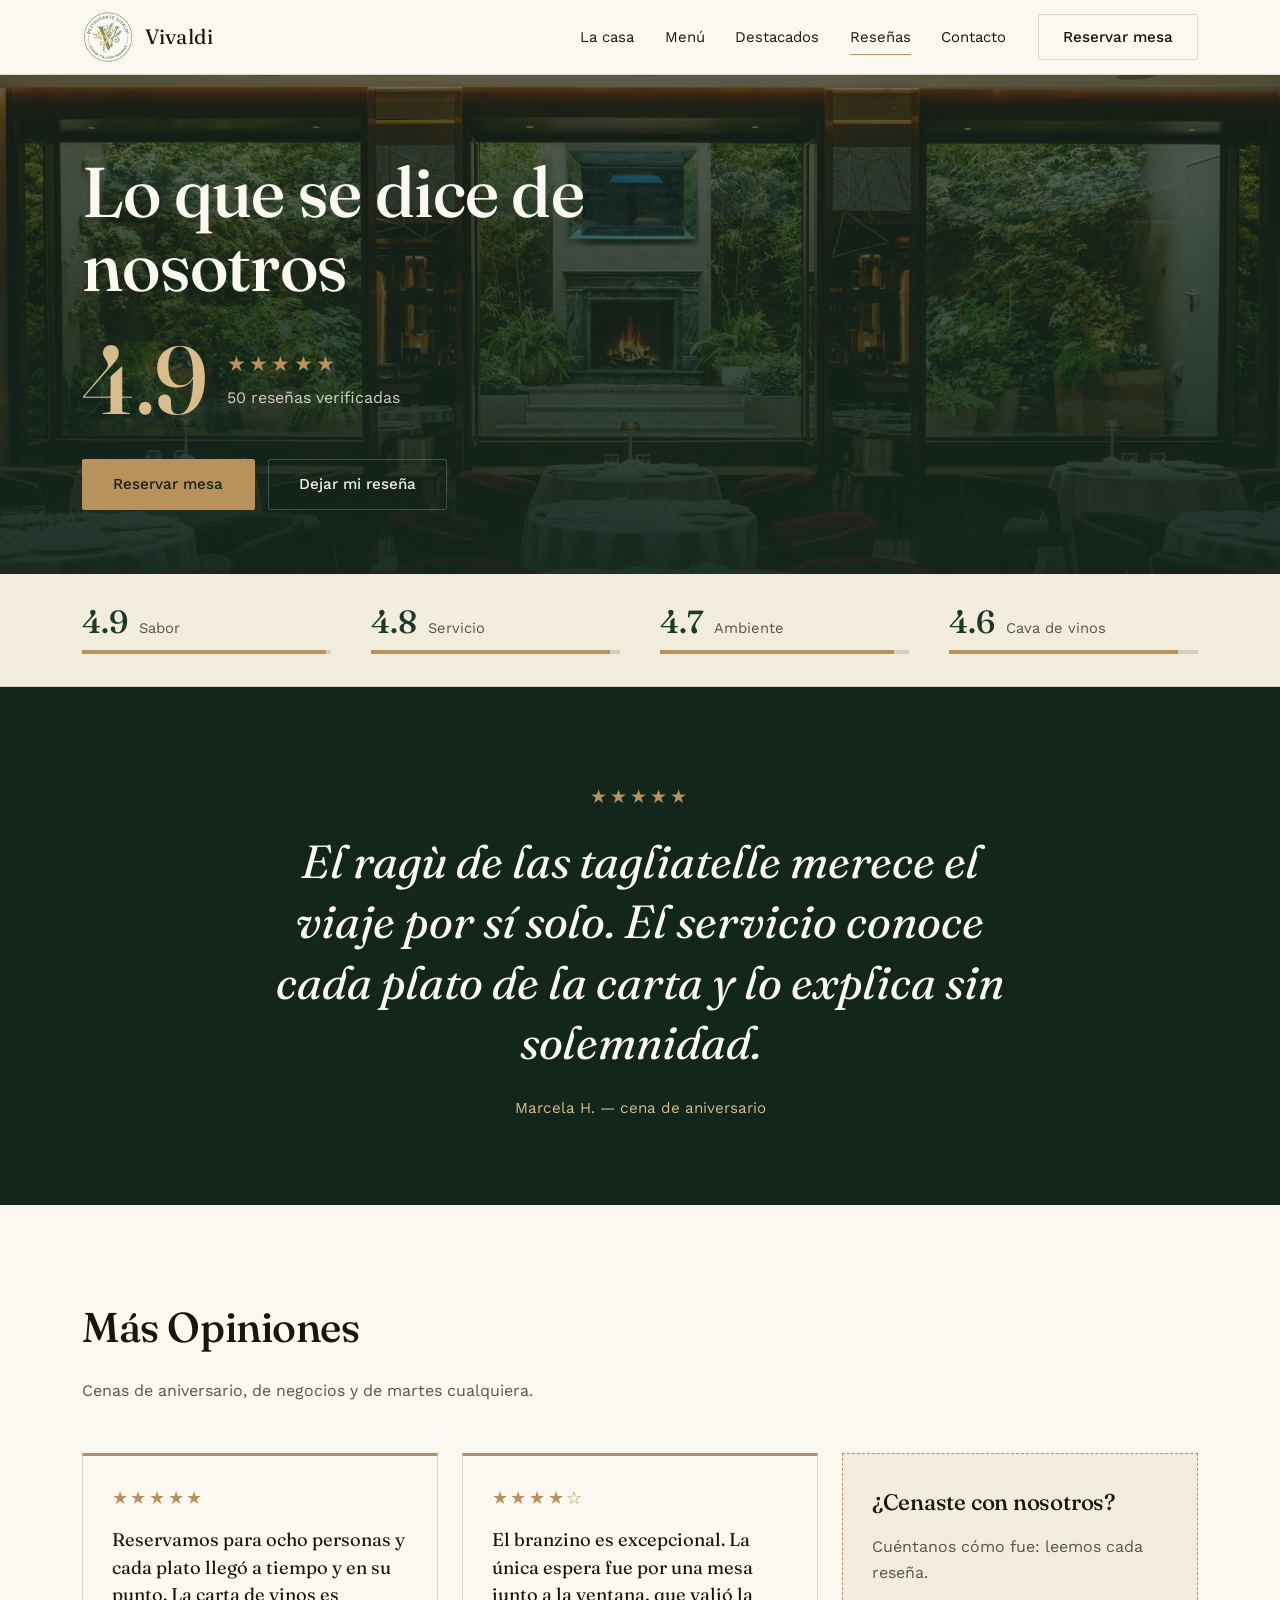
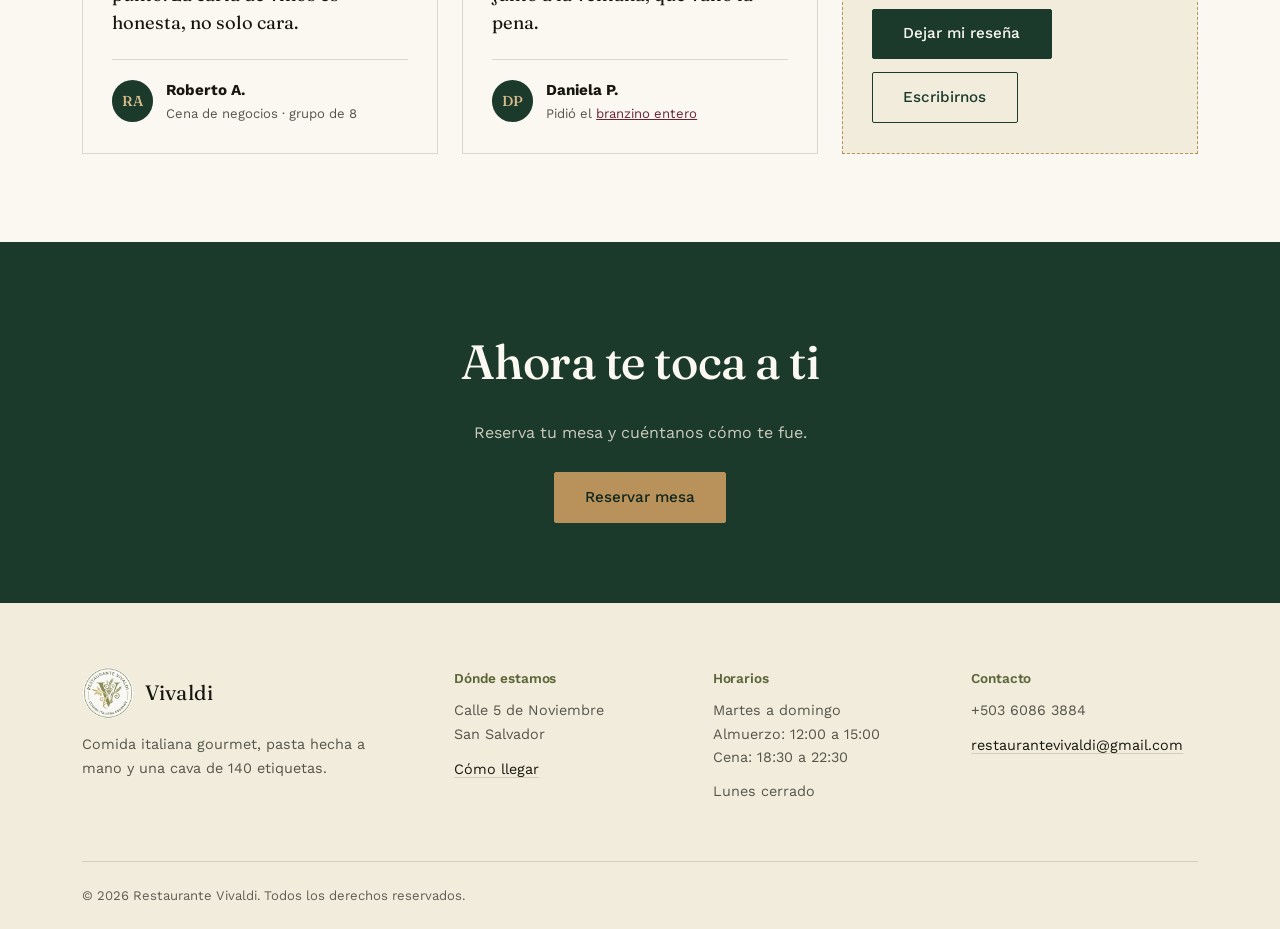
<file: resenas.html>
<!DOCTYPE html>
<html lang="es">
<head>
<meta charset="UTF-8">
<meta name="viewport" content="width=device-width, initial-scale=1.0">
<title>Reseñas — Restaurante Vivaldi</title>
<meta name="description" content="Lo que dicen nuestros huéspedes de Restaurante Vivaldi: sabor, servicio, ambiente y cava de vinos.">
<meta name="theme-color" content="#1C3A2C">
<link rel="icon" type="image/png" href="img/favicon.png">
<link rel="apple-touch-icon" href="img/apple-touch-icon.png">

<link rel="preconnect" href="https://fonts.googleapis.com">
<link rel="preconnect" href="https://fonts.gstatic.com" crossorigin>
<link href="https://fonts.googleapis.com/css2?family=Fraunces:ital,opsz,wght@0,9..144,300;0,9..144,500;0,9..144,600;1,9..144,400;1,9..144,500&family=Work+Sans:wght@300;400;500;600&display=swap" rel="stylesheet">
<link rel="stylesheet" href="css/style.css">
<link rel="stylesheet" href="css/resenas.css">
</head>
<body id="reviewsPage">

<a class="skip-link" href="#contenido">Saltar al contenido</a>

<div data-include="partials/header.html"></div>

<main id="contenido">

  <!-- ENCABEZADO con foto y calificación grande
       (EDITAR: 4.9 y 312 son ejemplos; deben ser reales antes de publicar) -->
  <header class="r-hero">
    <!-- FOTO (reemplazar): img/resenas-hero.jpg — horizontal, mín. 1600×900. Una mesa compartida, brindis o gente cenando. -->
    <div class="r-hero-media" data-photo-host>
      <img data-photo src="img/ambiente.avif" alt="" width="1600" height="900">
    </div>
    <div class="wrap r-hero-inner">
      <h1>Lo que se dice de nosotros</h1>
      <div class="r-rating">
        <span class="r-rating-number">4.9</span>
        <div>
          <div class="stars" role="img" aria-label="4.9 de 5 estrellas">★★★★★</div>
          <p>50 reseñas verificadas</p>
        </div>
      </div>
      <div class="r-hero-actions">
        <a class="btn btn-gold" href="reservar.html">Reservar mesa</a>
        <a class="btn btn-ghost" href="#" data-contact-href="reviewUrl" hidden target="_blank" rel="noopener">Dejar mi reseña</a>
      </div>
    </div>
  </header>

  <!-- PUNTAJES POR CATEGORÍA (EDITAR: ejemplos) -->
  <section class="r-scores" aria-label="Calificación por categoría">
    <div class="wrap r-scores-grid">
      <div class="r-score"><b>4.9</b><span>Sabor</span><i style="--v:98%" role="img" aria-label="98 de 100"></i></div>
      <div class="r-score"><b>4.8</b><span>Servicio</span><i style="--v:96%" role="img" aria-label="96 de 100"></i></div>
      <div class="r-score"><b>4.7</b><span>Ambiente</span><i style="--v:94%" role="img" aria-label="94 de 100"></i></div>
      <div class="r-score"><b>4.6</b><span>Cava de vinos</span><i style="--v:92%" role="img" aria-label="92 de 100"></i></div>
    </div>
  </section>

  <!-- RESEÑA DESTACADA (EDITAR: reemplázala por una reseña real) -->
  <section class="r-featured">
    <div class="wrap">
      <div class="stars" role="img" aria-label="5 de 5 estrellas">★★★★★</div>
      <blockquote>
        El ragù de las tagliatelle merece el viaje por sí solo. El servicio conoce cada plato de la carta y lo explica sin solemnidad.
        <cite>Marcela H. — cena de aniversario</cite>
      </blockquote>
    </div>
  </section>

  <!-- MÁS RESEÑAS (EDITAR: ejemplos; para agregar una, copia un bloque <figure class="r-card">) -->
  <section class="r-list">
    <div class="wrap">
      <div class="section-head">
        <h2>Más Opiniones</h2>
        <p>Cenas de aniversario, de negocios y de martes cualquiera.</p>
      </div>
      <div class="r-grid">
        <figure class="r-card">
          <div class="stars" role="img" aria-label="5 de 5 estrellas">★★★★★</div>
          <blockquote>Reservamos para ocho personas y cada plato llegó a tiempo y en su punto. La carta de vinos es honesta, no solo cara.</blockquote>
          <figcaption>
            <span class="r-avatar" aria-hidden="true">RA</span>
            <span><strong>Roberto A.</strong><small>Cena de negocios · grupo de 8</small></span>
          </figcaption>
        </figure>

        <figure class="r-card">
          <div class="stars" role="img" aria-label="4 de 5 estrellas">★★★★☆</div>
          <blockquote>El branzino es excepcional. La única espera fue por una mesa junto a la ventana, que valió la pena.</blockquote>
          <figcaption>
            <span class="r-avatar" aria-hidden="true">DP</span>
            <span><strong>Daniela P.</strong><small>Pidió el <a href="menu.html#secondi">branzino entero</a></small></span>
          </figcaption>
        </figure>

        <!-- invitación a dejar una reseña -->
        <div class="r-card r-card--invite">
          <h3>¿Cenaste con nosotros?</h3>
          <p>Cuéntanos cómo fue: leemos cada reseña.</p>
          <a class="btn btn-solid" href="#" data-contact-href="reviewUrl" hidden target="_blank" rel="noopener">Dejar mi reseña</a>
          <a class="btn btn-ghost" href="contacto.html">Escribirnos</a>
        </div>
      </div>
    </div>
  </section>



  <section class="r-cta">
    <div class="wrap">
      <h2>Ahora te toca a ti</h2>
      <p>Reserva tu mesa y cuéntanos cómo te fue.</p>
      <a class="btn btn-gold" href="reservar.html">Reservar mesa</a>
    </div>
  </section>

</main>

<div data-include="partials/footer.html"></div>

<script src="js/include.js" defer></script>
</body>
</html>
</file>
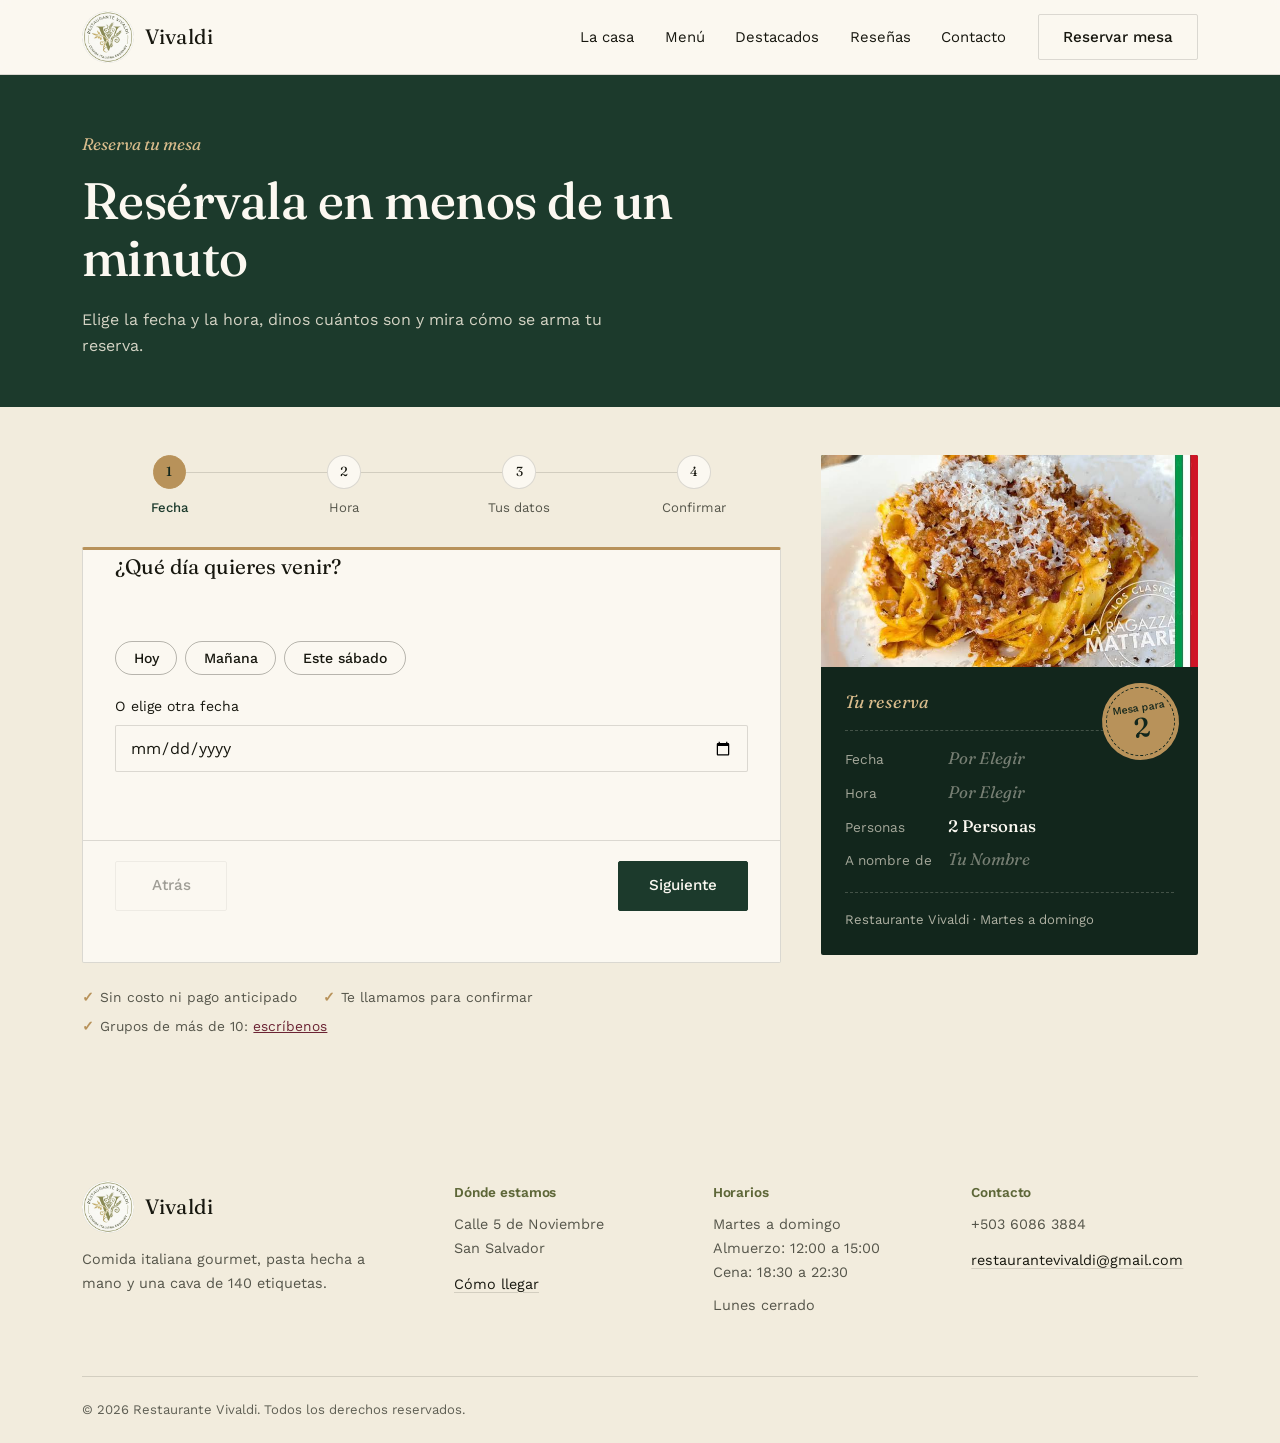
<file: reservar.html>
<!DOCTYPE html>
<html lang="es">
<head>
<meta charset="UTF-8">
<meta name="viewport" content="width=device-width, initial-scale=1.0">
<title>Reservar mesa — Restaurante Vivaldi</title>
<meta name="description" content="Reserva tu mesa en Restaurante Vivaldi en menos de un minuto: elige fecha, hora y número de personas.">
<meta name="theme-color" content="#1C3A2C">
<link rel="icon" type="image/png" href="img/favicon.png">
<link rel="apple-touch-icon" href="img/apple-touch-icon.png">

<link rel="preconnect" href="https://fonts.googleapis.com">
<link rel="preconnect" href="https://fonts.gstatic.com" crossorigin>
<link href="https://fonts.googleapis.com/css2?family=Fraunces:ital,opsz,wght@0,9..144,300;0,9..144,500;0,9..144,600;1,9..144,400;1,9..144,500&family=Work+Sans:wght@300;400;500;600&display=swap" rel="stylesheet">
<link rel="stylesheet" href="css/style.css">
<link rel="stylesheet" href="css/reservar.css">
</head>
<body>

<a class="skip-link" href="#contenido">Saltar al contenido</a>

<div data-include="partials/header.html"></div>

<main id="contenido">
  <header class="reserve-hero">
    <div class="wrap">
      <p class="kicker">Reserva tu mesa</p>
      <h1>Resérvala en menos de un minuto</h1>
      <p>Elige la fecha y la hora, dinos cuántos son y mira cómo se arma tu reserva.</p>
    </div>
  </header>

  <section class="reserve-page" id="reservar">
    <div class="wrap reserve-layout">

      <div class="reserve-main">
        <!-- Indicador de progreso: solo visual, lo controla js/reservar.js -->
        <ol class="wizard-progress" aria-hidden="true">
          <li class="is-active" data-step-dot="1"><span>1</span>Fecha</li>
          <li data-step-dot="2"><span>2</span>Hora</li>
          <li data-step-dot="3"><span>3</span>Tus datos</li>
          <li data-step-dot="4"><span>4</span>Confirmar</li>
        </ol>

        <form class="wizard" id="reserveWizard" novalidate>
          <div class="wizard-viewport">
            <div class="wizard-track" id="wizardTrack">

              <!-- Paso 1: fecha -->
              <fieldset class="wizard-step" data-step="1">
                <legend>¿Qué día quieres venir?</legend>
                <div class="quick-dates" role="group" aria-label="Atajos de fecha">
                  <button type="button" data-quick="today" aria-pressed="false">Hoy</button>
                  <button type="button" data-quick="tomorrow" aria-pressed="false">Mañana</button>
                  <button type="button" data-quick="saturday" aria-pressed="false">Este sábado</button>
                </div>
                <label class="field">
                  <span>O elige otra fecha</span>
                  <input type="date" name="fecha" required>
                </label>
                <p class="wizard-hint" id="fechaHint" aria-live="polite"></p>
              </fieldset>

              <!-- Paso 2: hora -->
              <fieldset class="wizard-step" data-step="2">
                <legend>¿A qué hora?</legend>
                <div class="time-grid" id="timeGrid" role="group" aria-label="Hora de la reserva">
                  <p class="time-group-label">Almuerzo</p>
                <label class="time-chip"><input type="radio" name="hora" value="12:00" required><span>12:00</span></label>
                <label class="time-chip"><input type="radio" name="hora" value="12:30"><span>12:30</span></label>
                <label class="time-chip"><input type="radio" name="hora" value="13:00"><span>13:00</span></label>
                <label class="time-chip"><input type="radio" name="hora" value="13:30"><span>13:30</span></label>
                <label class="time-chip"><input type="radio" name="hora" value="14:00"><span>14:00</span></label>
                <label class="time-chip"><input type="radio" name="hora" value="14:30"><span>14:30</span></label>
                  <p class="time-group-label">Cena</p>
                <label class="time-chip"><input type="radio" name="hora" value="18:30"><span>18:30</span></label>
                <label class="time-chip"><input type="radio" name="hora" value="19:00"><span>19:00</span></label>
                <label class="time-chip"><input type="radio" name="hora" value="19:30"><span>19:30</span></label>
                <label class="time-chip"><input type="radio" name="hora" value="20:00"><span>20:00</span></label>
                <label class="time-chip"><input type="radio" name="hora" value="20:30"><span>20:30</span></label>
                <label class="time-chip"><input type="radio" name="hora" value="21:00"><span>21:00</span></label>
                <label class="time-chip"><input type="radio" name="hora" value="21:30"><span>21:30</span></label>
                </div>
                <p class="busy-note" id="busyNote" hidden><!-- EDITAR: aviso opcional; se controla con CONFIG.busyWeekdays -->Las cenas de viernes y sábado suelen llenarse. Reserva con tiempo.</p>
                <p class="wizard-hint" id="horaHint" aria-live="polite"></p>
              </fieldset>

              <!-- Paso 3: datos -->
              <fieldset class="wizard-step" data-step="3">
                <legend>Tus datos</legend>
                <label class="field">
                  <span>Nombre</span>
                  <input type="text" name="nombre" autocomplete="name" required maxlength="80">
                </label>
                <label class="field">
                  <span>Teléfono</span>
                  <input type="tel" name="telefono" autocomplete="tel" inputmode="tel" required maxlength="20" pattern="[0-9+\(\)\- ]{7,20}" title="Escribe un teléfono válido, solo números">
                </label>
                <p class="field-label" id="personasLabel">¿Cuántas personas?</p>
                <div class="time-grid people-grid" role="radiogroup" aria-labelledby="personasLabel">
                <label class="time-chip"><input type="radio" name="personas" value="1"><span>1</span></label>
                <label class="time-chip"><input type="radio" name="personas" value="2" checked><span>2</span></label>
                <label class="time-chip"><input type="radio" name="personas" value="3"><span>3</span></label>
                <label class="time-chip"><input type="radio" name="personas" value="4"><span>4</span></label>
                <label class="time-chip"><input type="radio" name="personas" value="5"><span>5</span></label>
                <label class="time-chip"><input type="radio" name="personas" value="6"><span>6</span></label>
                <label class="time-chip"><input type="radio" name="personas" value="7"><span>7</span></label>
                <label class="time-chip"><input type="radio" name="personas" value="8"><span>8</span></label>
                <label class="time-chip"><input type="radio" name="personas" value="9"><span>9</span></label>
                <label class="time-chip"><input type="radio" name="personas" value="10"><span>10</span></label>
                </div>
                <label class="field">
                  <span>Notas (opcional)</span>
                  <textarea name="notas" rows="3" maxlength="300" placeholder="Alergias, celebración, mesa junto a la ventana..."></textarea>
                </label>
              </fieldset>

              <!-- Paso 4: confirmar -->
              <fieldset class="wizard-step" data-step="4">
                <legend>Confirma tu reserva</legend>
                <dl class="summary" id="reserveSummary"><!-- lo llena js/reservar.js --></dl>
                <p class="wizard-hint" style="color:var(--muted)">Revisa que el teléfono esté bien: el restaurante lo usará para confirmar tu reserva.</p>
              </fieldset>

            </div>
          </div>

          <div class="wizard-nav">
            <button type="button" class="btn btn-line" id="wizardBack" disabled>Atrás</button>
            <button type="button" class="btn btn-solid" id="wizardNext">Siguiente</button>
            <button type="submit" class="btn btn-gold" id="wizardSubmit" hidden>Confirmar reserva</button>
          </div>
          <p class="form-status" id="formStatus" role="status" aria-live="polite"></p>
        </form>

        <!-- Pantalla de éxito (la muestra js/reservar.js) -->
        <div class="reserve-success" id="reserveSuccess" tabindex="-1" hidden>
          <svg class="check" viewBox="0 0 84 84" aria-hidden="true"><circle cx="42" cy="42" r="40"/><path d="M26 43 l11 11 l21 -23"/></svg>
          <h2>¡Recibimos tu reserva!</h2>
          <p id="successText"></p>
          <p class="demo-note" id="successDemo" hidden>Modo demostración: la base de datos aún no está conectada, así que esta reserva no se guardó.</p>
          <p>El restaurante te contactará al teléfono que dejaste para confirmarla.</p>
          <div class="success-actions">
            <a class="btn btn-solid" href="menu.html">Ver el menú</a>
            <a class="btn btn-line" href="index.html">Volver al inicio</a>
          </div>
        </div>

        <ul class="reserve-trust">
          <li>Sin costo ni pago anticipado</li>
          <li>Te llamamos para confirmar</li>
          <li>Grupos de más de 10: <a href="contacto.html">escríbenos</a></li>
        </ul>
      </div>

      <!-- Resumen en vivo: se llena mientras eliges -->
      <aside class="ticket" id="ticket" aria-label="Resumen de tu reserva">
        <div class="ticket-media" data-photo-host>
          <img data-photo src="img/tagliatelle.jpg" alt="" width="738" height="414">
        </div>
        <div class="ticket-body">
          <div class="ticket-stamp" aria-hidden="true"><span>Mesa para</span><b id="tkStampN">2</b></div>
          <p class="ticket-title">Tu reserva</p>
          <dl class="ticket-rows">
            <dt>Fecha</dt><dd id="tkFecha" class="is-empty">Por elegir</dd>
            <dt>Hora</dt><dd id="tkHora" class="is-empty">Por elegir</dd>
            <dt>Personas</dt><dd id="tkPersonas">2 personas</dd>
            <dt>A nombre de</dt><dd id="tkNombre" class="is-empty">Tu nombre</dd>
          </dl>
          <p class="ticket-foot">Restaurante Vivaldi · Martes a domingo</p>
        </div>
      </aside>

    </div>
  </section>
</main>

<div data-include="partials/footer.html"></div>

<script src="js/include.js" defer></script>
</body>
</html>
</file>
<file: css/style.css>
/* =========================================================
   RESTAURANTE VIVALDI — hoja de estilos
   Paleta: verde botella profundo, oro envejecido, vino, papel marfil,
   y verde oliva tomado del logo.
   Tipografía: Fraunces (display) + Work Sans (texto).
   ========================================================= */

:root{
  --ink:        #17170F;
  --forest:     #1C3A2C;
  --forest-deep:#12261C;
  --olive:      #5E6738;   /* verde del logo, oscurecido para que se lea como texto */
  --wine:       #6B2333;
  --gold:       #B8925A;
  --gold-light: #D9BC8C;
  --paper:      #FBF8F1;
  --ivory:      #F2ECDD;
  --muted:      #55554a;
  --line:       rgba(23,23,15,0.14);
  --line-on-dark: rgba(242,236,221,0.22);

  --font-display: 'Fraunces', Georgia, serif;
  --font-body: 'Work Sans', -apple-system, BlinkMacSystemFont, sans-serif;

  --container: 1180px;
  --radius: 2px;
}

*, *::before, *::after{ box-sizing: border-box; }

/* scroll-padding evita que el header fijo tape los títulos al navegar */
html{ scroll-behavior: smooth; scroll-padding-top: 88px; }

[hidden]{ display: none !important; }

body{
  margin: 0;
  background: var(--paper);
  color: var(--ink);
  font-family: var(--font-body);
  font-weight: 400;
  line-height: 1.65;
  -webkit-font-smoothing: antialiased;
}

img, svg{ display:block; max-width:100%; }

h1, h2, h3, h4{
  font-family: var(--font-display);
  font-weight: 500;
  margin: 0 0 0.4em;
  color: var(--ink);
  letter-spacing: -0.01em;
}

p{ margin: 0 0 1em; }

a{ color: inherit; text-decoration: none; }

.wrap{
  max-width: var(--container);
  margin: 0 auto;
  padding: 0 2rem;
}

/* accesibilidad: foco visible y "saltar al contenido" */
a:focus-visible, button:focus-visible, input:focus-visible, textarea:focus-visible, select:focus-visible{
  outline: 2px solid var(--gold);
  outline-offset: 3px;
}

.skip-link{
  position: absolute;
  left: 1rem;
  top: -4rem;
  z-index: 100;
  background: var(--forest);
  color: var(--paper);
  padding: 0.7rem 1.1rem;
  border-radius: var(--radius);
  transition: top .2s ease;
}
.skip-link:focus{ top: 1rem; }

@media (prefers-reduced-motion: reduce){
  *{ animation: none !important; transition: none !important; scroll-behavior: auto !important; }
}

/* -------------------- kicker / eyebrow -------------------- */
.kicker{
  font-family: var(--font-display);
  font-style: italic;
  font-weight: 400;
  font-size: 1.05rem;
  color: var(--wine);
  margin-bottom: 0.9rem;
}

/* -------------------- botones -------------------- */
.btn{
  display: inline-block;
  padding: 0.85rem 1.9rem;
  font-family: var(--font-body);
  font-size: 0.95rem;
  font-weight: 500;
  line-height: 1.4;
  border-radius: var(--radius);
  border: 1px solid transparent;
  cursor: pointer;
  transition: background-color .25s ease, color .25s ease, border-color .25s ease;
}
.btn-solid{
  background: var(--forest);
  color: var(--paper);
  border-color: var(--forest);
}
.btn-solid:hover{ background: var(--forest-deep); }

.btn-ghost{
  background: transparent;
  color: var(--forest);
  border-color: var(--forest);
}
.btn-ghost:hover{ background: var(--forest); color: var(--paper); }

.btn-line{
  background: transparent;
  color: var(--ink);
  border-color: var(--line);
}
.btn-line:hover{ border-color: var(--olive); color: var(--olive); }

.btn-gold{
  background: var(--gold);
  border-color: var(--gold);
  color: var(--forest-deep);
}
.btn-gold:hover{ background: var(--gold-light); border-color: var(--gold-light); }

/* =========================================================
   HEADER
   ========================================================= */
.site-header{
  position: sticky;
  top: 0;
  z-index: 50;
  background: rgba(251,248,241,0.94);
  backdrop-filter: saturate(140%) blur(6px);
  border-bottom: 1px solid var(--line);
}
.header-inner{
  display: flex;
  align-items: center;
  gap: 2rem;
  padding-top: 0.7rem;
  padding-bottom: 0.7rem;
}
.brand{
  display: flex;
  align-items: center;
  gap: 0.7rem;
  margin-right: auto;
}
.brand-logo{
  width: 52px;
  height: 52px;
  border-radius: 50%;
}
.brand-name{
  font-family: var(--font-display);
  font-size: 1.3rem;
  letter-spacing: 0.02em;
}

.main-nav{
  display: flex;
  align-items: center;
  gap: 1.9rem;
}
.main-nav a:not(.nav-cta){
  font-size: 0.93rem;
  color: var(--ink);
  position: relative;
  padding: 0.2rem 0;
}
.main-nav a:not(.nav-cta)::after{
  content:"";
  position:absolute;
  left:0; right:0; bottom:-2px;
  height:1px;
  background: var(--gold);
  transform: scaleX(0);
  transform-origin: left;
  transition: transform .25s ease;
}
.main-nav a:not(.nav-cta):hover::after,
.main-nav a.is-active::after{ transform: scaleX(1); }

.nav-cta{ display: none; }
.header-cta{ white-space: nowrap; padding: 0.7rem 1.5rem; }

.nav-toggle{
  display: none;
  flex-direction: column;
  justify-content: center;
  gap: 5px;
  width: 34px; height: 34px;
  padding: 0;
  background: none;
  border: none;
  cursor: pointer;
}
.nav-toggle span{
  display:block; height:1px; background: var(--ink); width: 100%;
  transition: transform .25s ease, opacity .25s ease;
}
.nav-toggle.is-open span:nth-child(1){ transform: translateY(6px) rotate(45deg); }
.nav-toggle.is-open span:nth-child(2){ opacity: 0; }
.nav-toggle.is-open span:nth-child(3){ transform: translateY(-6px) rotate(-45deg); }

/* =========================================================
   HERO
   ========================================================= */
.hero{
  background:
    radial-gradient(ellipse 900px 600px at 78% 20%, rgba(184,146,90,0.10), transparent 60%),
    var(--forest);
  color: var(--ivory);
  padding: 5rem 0 5.5rem;
}
.hero-inner{
  display: grid;
  grid-template-columns: 1.15fr 0.85fr;
  align-items: center;
  gap: 3rem;
}
.hero .kicker{ color: var(--gold-light); }
.hero h1{
  color: var(--paper);
  font-size: clamp(2.6rem, 5.4vw, 4.6rem);
  line-height: 1.04;
  margin-bottom: 1.1rem;
}
.hero h1 em{
  font-style: italic;
  color: var(--gold-light);
}
.hero-lead{
  max-width: 46ch;
  font-size: 1.08rem;
  color: rgba(242,236,221,0.86);
}
.hero-actions{
  display: flex;
  gap: 1rem;
  margin-top: 1.6rem;
  flex-wrap: wrap;
}
.hero .btn-solid{ background: var(--gold); color: var(--forest-deep); border-color: var(--gold); }
.hero .btn-solid:hover{ background: var(--gold-light); border-color: var(--gold-light); }
.hero .btn-ghost{ color: var(--ivory); border-color: var(--line-on-dark); }
.hero .btn-ghost:hover{ background: var(--ivory); color: var(--forest-deep); }

/* arte decorativo del hero (rama de olivo). El logo de la marca ya
   aparece en el encabezado; aquí no se repite para no duplicarlo. */
.hero-art{ justify-self: center; }
.olive-art{ width: min(360px, 100%); height: auto; }
.olive-art .ring{ fill: none; stroke: var(--line-on-dark); stroke-width: 1; }
.olive-art .branch{ fill: none; stroke: var(--gold-light); stroke-width: 2; }
.olive-art .leaf{ fill: none; stroke: var(--gold-light); stroke-width: 1.6; opacity: 0.9; }
.olive-art .olive{ fill: var(--gold); }

/* =========================================================
   HORARIOS / UBICACIÓN
   ========================================================= */
.info-strip{
  background: var(--ivory);
  border-bottom: 1px solid var(--line);
}
.info-inner{
  display: grid;
  grid-template-columns: repeat(3, 1fr);
  gap: 1.5rem 2.5rem;
  padding-top: 1.6rem;
  padding-bottom: 1.4rem;
}
.info-label{
  display: block;
  font-family: var(--font-display);
  font-style: italic;
  color: var(--wine);
  font-size: 1rem;
  margin-bottom: 0.15rem;
}
.info-item p{ margin: 0; font-size: 0.92rem; color: var(--ink); }

/* =========================================================
   INTRO / PULL QUOTE + STATS
   ========================================================= */
.intro{ padding: 5rem 0; }
.intro-inner{
  display: grid;
  grid-template-columns: 1.3fr 1fr;
  gap: 3.5rem;
  align-items: start;
}
.pull-quote{
  margin: 0;
  font-family: var(--font-display);
  font-style: italic;
  font-size: clamp(1.4rem, 2.4vw, 1.9rem);
  line-height: 1.45;
  color: var(--forest-deep);
  border-left: 2px solid var(--olive);
  padding-left: 1.6rem;
}
.pull-quote cite{
  display: block;
  margin-top: 1.1rem;
  font-family: var(--font-body);
  font-style: normal;
  font-size: 0.9rem;
  color: var(--wine);
}
.stat-row{
  display: grid;
  grid-template-columns: 1fr 1fr;
  gap: 1.8rem 1.4rem;
  border-top: 1px solid var(--line);
  padding-top: 1.6rem;
}
.stat{ display: flex; flex-direction: column; gap: 0.2rem; }
.stat-number{
  font-family: var(--font-display);
  font-size: 2.1rem;
  color: var(--forest);
}
.stat-label{ font-size: 0.88rem; color: var(--muted); }

/* =========================================================
   MENÚ
   ========================================================= */
.section-head{
  max-width: 46ch;
  margin-bottom: 3rem;
}
.section-head h2{ font-size: clamp(1.9rem, 3.4vw, 2.6rem); }
.section-head p{ color: var(--muted); }
.section-head--light p{ color: rgba(242,236,221,0.78); }
.section-head--light h2{ color: var(--paper); }

.menu{ padding: 5.5rem 0; }
.menu .section-head{ margin-bottom: 2.6rem; }

.menu-legend{
  list-style: none;
  display: flex;
  flex-wrap: wrap;
  gap: 0.4rem 1.4rem;
  margin: 1.1rem 0 0.6rem;
  padding: 0;
  font-size: 0.85rem;
  color: var(--muted);
}
.menu-note{ font-size: 0.85rem; margin: 0; }

.tag{
  display: inline-block;
  padding: 0 0.4em;
  margin-left: 0.35rem;
  font-family: var(--font-body);
  font-size: 0.68rem;
  font-weight: 600;
  line-height: 1.55;
  color: var(--olive);
  border: 1px solid var(--olive);
  border-radius: var(--radius);
  vertical-align: 0.1em;
  cursor: help;
}
.menu-legend .tag{ margin-left: 0; cursor: default; }

.menu-grid{
  display: grid;
  grid-template-columns: 1fr 1fr;
  gap: 3rem 4rem;
}
.menu-category h3{
  font-size: 1.3rem;
  color: var(--wine);
  border-bottom: 1px solid var(--line);
  padding-bottom: 0.7rem;
  margin-bottom: 1.1rem;
}
.menu-list{
  list-style: none;
  margin: 0; padding: 0;
}
.menu-list li{
  display: flex;
  align-items: baseline;
  gap: 0.5rem;
  padding: 0.6rem 0;
}
.menu-list .dish{ font-size: 0.98rem; }
.menu-list .dots{
  flex: 1;
  min-width: 1.5rem;
  border-bottom: 1px dotted rgba(23,23,15,0.3);
  transform: translateY(-4px);
}
.menu-list .price{
  font-family: var(--font-display);
  color: var(--forest);
  font-size: 0.98rem;
}

/* =========================================================
   PLATILLOS DESTACADOS
   ========================================================= */
.featured{
  background: var(--forest-deep);
  color: var(--ivory);
  padding: 5.5rem 0;
}
.featured-grid{
  display: grid;
  grid-template-columns: repeat(auto-fit, minmax(270px, 1fr));
  gap: 1.6rem;
}
.feature-card{
  background: rgba(242,236,221,0.04);
  border: 1px solid var(--line-on-dark);
  padding: 1rem 1rem 1.8rem;
  display: flex;
  flex-direction: column;
  gap: 1.3rem;
}
.feature-card--signature{ border-color: rgba(217,188,140,0.55); }

/* contenedor de foto; si la foto no existe se muestra la ilustración */
.feature-media{
  display: grid;
  place-items: center;
  aspect-ratio: 4 / 3;
  overflow: hidden;
  border-radius: var(--radius);
  background: rgba(242,236,221,0.05);
}
.feature-media img,
.feature-media svg{ grid-area: 1 / 1; }
.feature-media img{
  width: 100%;
  height: 100%;
  object-fit: cover;
}
.feature-media svg{ height: 62%; width: auto; }
.feature-media:not(.no-photo) svg{ display: none; }

.feature-copy{ padding: 0 0.8rem; }

.plate-ring{ fill: none; stroke: var(--gold); stroke-width: 1.2; opacity: 0.55; }
.pasta{ fill: none; stroke: var(--gold-light); stroke-width: 3; stroke-linecap: round; }
.crumb{ fill: var(--gold); }
.fish{ fill: none; stroke: var(--gold-light); stroke-width: 2.4; }
.fish-tail{ fill: var(--gold-light); }
.tira{ fill: none; stroke: var(--gold-light); stroke-width: 2; }
.tira-line{ stroke: var(--gold); stroke-width: 1.4; opacity: 0.7; }

.feature-tag{
  font-family: var(--font-display);
  font-style: italic;
  color: var(--gold-light);
  font-size: 0.95rem;
  margin-bottom: 0.4rem;
}
.feature-copy h3{ color: var(--paper); font-size: 1.4rem; }
.feature-copy p{ color: rgba(242,236,221,0.78); font-size: 0.95rem; margin-bottom: 0.8rem; }
.feature-price{
  font-family: var(--font-display);
  color: var(--gold-light);
  font-size: 1.1rem;
}

/* =========================================================
   AMBIENTE (galería)
   ========================================================= */
.gallery{
  background: var(--ivory);
  padding: 5.5rem 0;
}
.gallery-grid{
  display: grid;
  grid-template-columns: repeat(auto-fit, minmax(260px, 1fr));
  gap: 1rem;
}
.gallery-grid figure{
  position: relative;
  margin: 0;
  aspect-ratio: 4 / 3;
  overflow: hidden;
  border-radius: var(--radius);
  background: var(--paper);
}
.gallery-grid img{
  width: 100%;
  height: 100%;
  object-fit: cover;
}
.gallery-grid figcaption{
  position: absolute;
  left: 0; right: 0; bottom: 0;
  padding: 2.2rem 1rem 0.8rem;
  font-family: var(--font-display);
  font-style: italic;
  color: var(--paper);
  background: linear-gradient(transparent, rgba(18,38,28,0.78));
}

/* =========================================================
   RESEÑAS
   ========================================================= */
.reviews{ padding: 5.5rem 0; }
.reviews-inner{
  display: grid;
  grid-template-columns: 0.85fr 1.15fr;
  gap: 3.5rem;
}
.rating-summary{
  border-right: 1px solid var(--line);
  padding-right: 2.5rem;
}
.rating-number{
  font-family: var(--font-display);
  font-size: 4rem;
  color: var(--forest);
  line-height: 1;
}
.stars{ color: var(--gold); letter-spacing: 0.15em; font-size: 1.1rem; margin: 0.4rem 0; }
.rating-count{ color: var(--muted); font-size: 0.9rem; margin-bottom: 1.8rem; }

.rating-bars{ list-style: none; margin: 0; padding: 0; }
.rating-bars li{
  display: grid;
  grid-template-columns: 6.5rem 1fr;
  align-items: center;
  gap: 0.8rem;
  margin-bottom: 0.75rem;
  font-size: 0.85rem;
  color: var(--muted);
}
.rating-bars i{
  display: block;
  height: 4px;
  background: var(--line);
  position: relative;
}
.rating-bars i::after{
  content:"";
  position:absolute; left:0; top:0; bottom:0;
  width: var(--v);
  background: var(--gold);
}

.review-list{
  display: flex;
  flex-direction: column;
  gap: 1.8rem;
}
.review{
  margin: 0;
  padding-bottom: 1.8rem;
  border-bottom: 1px solid var(--line);
}
.review:last-child{ border-bottom: none; padding-bottom: 0; }
.review blockquote{
  margin: 0.5rem 0 0.6rem;
  font-family: var(--font-display);
  font-size: 1.15rem;
  line-height: 1.5;
  color: var(--ink);
}
.review figcaption{ font-size: 0.86rem; color: var(--muted); }

/* =========================================================
   RESERVAS — página independiente, asistente por pasos
   ========================================================= */
.reserve-page{ padding: 4.5rem 0 6rem; }
.reserve-head{ max-width: 60ch; margin: 0 auto 2.6rem; text-align: center; }
.reserve-head h1{ font-size: clamp(1.9rem, 3.6vw, 2.7rem); }
.reserve-head p{ color: var(--muted); }

/* indicador de progreso */
.wizard-progress{
  list-style: none;
  display: flex;
  justify-content: center;
  gap: 0;
  max-width: 640px;
  margin: 0 auto 2.6rem;
  padding: 0;
}
.wizard-progress li{
  flex: 1;
  position: relative;
  text-align: center;
  font-size: 0.82rem;
  color: var(--muted);
}
.wizard-progress li::before{
  content: "";
  position: absolute;
  top: 1.05rem;
  left: -50%;
  width: 100%;
  height: 1px;
  background: var(--line);
  z-index: 1;
}
.wizard-progress li:first-child::before{ display: none; }
.wizard-progress li span{
  position: relative;
  z-index: 2;
  display: flex;
  align-items: center;
  justify-content: center;
  width: 2.1rem; height: 2.1rem;
  margin: 0 auto 0.5rem;
  border-radius: 50%;
  border: 1px solid var(--line);
  background: var(--paper);
  color: var(--ink);
  font-family: var(--font-display);
  transition: background-color .25s ease, border-color .25s ease, color .25s ease;
}
.wizard-progress li.is-active,
.wizard-progress li.is-done{ color: var(--forest); font-weight: 500; }
.wizard-progress li.is-active span,
.wizard-progress li.is-done span{
  border-color: var(--forest);
  background: var(--forest);
  color: var(--paper);
}
.wizard-progress li.is-done::before{ background: var(--forest); }
.wizard-progress li.is-done{ cursor: pointer; }

/* tarjeta del asistente */
.wizard{
  max-width: 640px;
  margin: 0 auto;
  border: 1px solid var(--line);
  border-radius: var(--radius);
  background: var(--paper);
}
.wizard-viewport{ overflow: hidden; transition: height .3s ease; }
.wizard-track{
  display: flex;
  align-items: flex-start; /* cada paso conserva su propia altura */
  transition: transform .45s cubic-bezier(.65,0,.35,1);
}
.wizard-step{
  flex: 0 0 100%;
  width: 100%;
  box-sizing: border-box;
  margin: 0;
  padding: 2.2rem 2rem;
  border: 0;
}
.wizard-step legend{
  width: 100%;
  padding: 0 0 1.3rem;
  font-family: var(--font-display);
  font-size: 1.3rem;
  color: var(--ink);
}
.wizard-step .field{
  display: flex;
  flex-direction: column;
  gap: 0.4rem;
  margin-bottom: 1.1rem;
  font-size: 0.88rem;
  color: var(--ink);
}
.wizard-step input[type=date],
.wizard-step input[type=text],
.wizard-step select,
.wizard-step textarea{
  font-family: var(--font-body);
  font-size: 1rem;
  padding: 0.75rem 0.9rem;
  border: 1px solid var(--line);
  border-radius: var(--radius);
  background: var(--paper);
  color: var(--ink);
}
.wizard-step textarea{ resize: vertical; }
.wizard-hint{
  min-height: 1.2em;
  margin: 0.3rem 0 0;
  font-size: 0.82rem;
  color: var(--wine);
}

/* chips de hora (radios reales, ocultos y estilizados) */
.time-grid{
  display: grid;
  grid-template-columns: repeat(auto-fill, minmax(4.6rem, 1fr));
  gap: 0.6rem;
  margin-bottom: 0.4rem;
}
.time-grid .time-group-label{
  grid-column: 1 / -1;
  margin: 0.6rem 0 0.1rem;
  font-size: 0.78rem;
  letter-spacing: 0.04em;
  text-transform: uppercase;
  color: var(--muted);
}
.time-grid .time-group-label:first-child{ margin-top: 0; }
.time-chip{ position: relative; }
.time-chip input{
  position: absolute;
  inset: 0;
  margin: 0;
  opacity: 0;
  cursor: pointer;
}
.time-chip span{
  display: block;
  padding: 0.55rem 0.4rem;
  border: 1px solid var(--line);
  border-radius: var(--radius);
  font-size: 0.88rem;
  text-align: center;
  transition: background-color .15s ease, border-color .15s ease, color .15s ease;
}
.time-chip input:checked + span{ background: var(--forest); border-color: var(--forest); color: var(--paper); }
.time-chip input:disabled + span{ opacity: 0.4; text-decoration: line-through; cursor: not-allowed; }
.time-chip input:focus-visible + span{ outline: 2px solid var(--gold); outline-offset: 2px; }
.time-grid.has-error .time-chip span{ border-color: var(--wine); }

/* resumen del paso final */
.summary{
  display: grid;
  grid-template-columns: auto 1fr;
  gap: 0.5rem 1.2rem;
  margin: 0 0 1.2rem;
  font-size: 0.95rem;
}
.summary dt{ color: var(--muted); }
.summary dd{ margin: 0; font-family: var(--font-display); color: var(--ink); }

.wizard-nav{
  display: flex;
  align-items: center;
  justify-content: space-between;
  gap: 1rem;
  padding: 1.2rem 2rem 1.6rem;
  border-top: 1px solid var(--line);
}
.wizard-nav .btn{ min-width: 7rem; }
.wizard-nav .btn:disabled{ opacity: 0.4; cursor: not-allowed; }

.form-status{
  margin: 0;
  padding: 0 2rem 1.6rem;
  font-size: 0.88rem;
  color: var(--wine);
  min-height: 1.2em;
}
.form-status a{ text-decoration: underline; }

.reserve-contact-note{
  max-width: 640px;
  margin: 1.6rem auto 0;
  text-align: center;
  font-size: 0.88rem;
  color: var(--muted);
}
.reserve-contact-note a{ color: var(--wine); text-decoration: underline; }

/* =========================================================
   FOOTER
   ========================================================= */
.site-footer{
  background: var(--ivory);
  padding-top: 4rem;
}
.footer-inner{
  display: grid;
  grid-template-columns: 1.5fr repeat(3, 1fr);
  gap: 2rem;
  padding-bottom: 3rem;
  border-bottom: 1px solid var(--line);
}
.footer-brand .brand{ margin-right: 0; }
.footer-brand p{ color: var(--muted); font-size: 0.9rem; margin-top: 0.9rem; max-width: 32ch; }
.footer-col h4{
  font-family: var(--font-body);
  font-weight: 600;
  font-size: 0.85rem;
  color: var(--olive);
  margin-bottom: 0.6rem;
}
.footer-col p{ font-size: 0.9rem; color: var(--muted); margin-bottom: 0.6rem; }
.footer-col a{ font-size: 0.9rem; text-decoration: underline; text-decoration-color: var(--line); text-underline-offset: 3px; }
.footer-col a:hover{ color: var(--wine); }

.footer-bottom{
  padding-top: 1.4rem;
  padding-bottom: 1.4rem;
  font-size: 0.82rem;
  color: #5f5f54;
}
.footer-bottom p{ margin: 0; }

/* =========================================================
   RESPONSIVE
   ========================================================= */
@media (max-width: 960px){
  /* menú hamburguesa desde tablet: 5 enlaces + botón ya no caben */
  .header-inner{ gap: 1rem; }
  .nav-toggle{ display: flex; }
  .main-nav{
    position: absolute;
    top: 100%; left: 0; right: 0;
    background: var(--paper);
    border-bottom: 1px solid var(--line);
    flex-direction: column;
    align-items: stretch;
    gap: 0;
    padding: 0.5rem 2rem 1.25rem;
    display: none;
  }
  .main-nav.is-open{ display: flex; }
  .main-nav a:not(.nav-cta){ padding: 0.85rem 0; border-bottom: 1px solid var(--line); }
  .main-nav a:not(.nav-cta)::after{ display: none; }
  .main-nav a.is-active{ color: var(--olive); font-weight: 500; }

  .hero-inner, .intro-inner, .reviews-inner{
    grid-template-columns: 1fr;
  }
  .hero{ padding: 3.5rem 0 4.5rem; }
  .hero-art{ order: -1; }
  .olive-art{ width: 220px; }
  .info-inner{ grid-template-columns: 1fr; gap: 1rem; }
  .rating-summary{ border-right: none; border-bottom: 1px solid var(--line); padding-right: 0; padding-bottom: 2rem; }
  .menu-grid{ grid-template-columns: 1fr; }
  .footer-inner{ grid-template-columns: 1fr 1fr; }
}

@media (max-width: 600px){
  .wrap{ padding: 0 1.25rem; }
  .main-nav{ padding: 0.5rem 1.25rem 1.25rem; }
  /* en móvil, "Reservar mesa" pasa al menú desplegable para no saturar el header */
  .header-cta{ display: none; }
  .nav-cta{ display: block; margin-top: 1.1rem; text-align: center; }
  .brand-logo{ width: 46px; height: 46px; }
  .menu, .featured, .gallery, .reviews{ padding: 4rem 0; }
  .intro{ padding: 3.5rem 0; }
  .reserve-page{ padding: 3rem 0 4rem; }
  .wizard-step{ padding: 1.6rem 1.2rem; }
  .wizard-nav{ padding: 1rem 1.2rem 1.4rem; }
  .form-status{ padding: 0 1.2rem 1.2rem; }
  .wizard-progress li{ font-size: 0.72rem; }
  .footer-inner{ grid-template-columns: 1fr; }
}
</file>
<file: css/inicio.css>
/* Vivaldi — inicio. Se carga DESPUÉS de style.css y usa sus variables. */

.hero{ position: relative; overflow: hidden; display: flex; align-items: center; min-height: min(82vh, 760px); }
.hero-media{ position: absolute; inset: 0; }
.hero-media img{ width: 100%; height: 100%; object-fit: cover; }
/* velo más oscuro a la izquierda, donde va el texto */
.hero-media::after{
  content: ""; position: absolute; inset: 0;
  background: linear-gradient(90deg, rgba(18,38,28,.92) 0%, rgba(18,38,28,.7) 45%, rgba(18,38,28,.35) 100%),
              linear-gradient(180deg, rgba(18,38,28,.3), rgba(18,38,28,.6));
}
.hero-media.no-photo{ display: none; }
.hero .hero-inner{ position: relative; z-index: 1; width: 100%; }

/* con foto: el texto ocupa la izquierda y la rama de olivo desaparece */
.hero-media:not(.no-photo) ~ .hero-inner{ grid-template-columns: 1fr; }
.hero-media:not(.no-photo) ~ .hero-inner .hero-art{ display: none; }
.hero-media:not(.no-photo) ~ .hero-inner .hero-text{ max-width: 640px; }

@media (max-width: 960px){
  .hero{ min-height: 0; }
  .hero-media::after{ background: linear-gradient(180deg, rgba(18,38,28,.78), rgba(18,38,28,.9)); }
}

/* ---------- secciones del inicio ---------- */
.home-section{ padding: 5.5rem 0; }
.home-section--tint{ background: var(--ivory); }
.home-section .section-head h2{ font-size: clamp(1.9rem, 3.6vw, 2.8rem); }

/* bloque de foto (con respaldo verde y anillo dorado si la foto aún no existe) */
.ph{ position: relative; overflow: hidden; border-radius: var(--radius); background: linear-gradient(160deg, var(--forest), var(--forest-deep)); }
.ph img{ width: 100%; height: 100%; object-fit: cover; }
.ph.no-photo::before, .ph.has-placeholder::before{
  content: ""; position: absolute; left: 50%; top: 50%; width: 38%; aspect-ratio: 1;
  transform: translate(-50%, -50%); border: 1px solid var(--gold); border-radius: 50%; opacity: .5;
}
.ph.has-map::before{ display: none; }
.ph iframe{ width: 100%; height: 100%; border: 0; }
.ph.has-placeholder p{ position: absolute; inset: auto 0 1.2rem; margin: 0; text-align: center; font: italic 400 .95rem var(--font-display); color: var(--gold-light); }

/* 1 · tarjetas de platos */
.home-cards{ display: grid; grid-template-columns: repeat(3, 1fr); gap: 2rem; }
.home-card .ph{ aspect-ratio: 4 / 5; margin-bottom: 1rem; }
.home-card .ph img{ transition: transform .6s ease; }
.home-card:hover .ph img{ transform: scale(1.05); }
.home-card-tag{ margin: 0 0 .2rem; font: italic 400 .95rem var(--font-display); color: var(--wine); }
.home-card h3{ font-size: 1.3rem; margin-bottom: .3rem; }
.home-card p:not(.home-card-tag){ margin: 0 0 .5rem; font-size: .93rem; color: var(--muted); }
.home-card-price{ font: 500 1.1rem var(--font-display); color: var(--forest); }
.home-more{ margin: 3rem 0 0; text-align: center; }

/* 2 · historia */
.home-story{ display: grid; grid-template-columns: .85fr 1.15fr; gap: 4.5rem; align-items: center; }
.home-story-media{ aspect-ratio: 4 / 5; }

/* 3 · mosaico */
.home-mosaic{ display: grid; grid-template-columns: repeat(4, 1fr); grid-auto-rows: 230px; gap: 1rem; }
.home-mosaic figure{ margin: 0; }
.home-mosaic figure:first-child{ grid-column: span 2; grid-row: span 2; }
.home-mosaic figcaption{
  position: absolute; left: 0; right: 0; bottom: 0; padding: 2.2rem 1rem .8rem;
  font: italic 400 1rem var(--font-display); color: var(--paper);
  background: linear-gradient(transparent, rgba(18,38,28,.78));
}

/* 4 · reseñas */
.home-reviews{ background: var(--ivory); }
.home-reviews .rating-count{ margin-bottom: 1.4rem; }

/* 5 · cómo llegar */
.home-map{ display: grid; grid-template-columns: .9fr 1.1fr; gap: 4rem; align-items: center; }
.home-map h2{ font-size: clamp(1.9rem, 3.6vw, 2.8rem); }
.home-address{ font: italic 400 1.15rem var(--font-display); color: var(--wine); margin-bottom: .6rem; }
.home-links{ display: flex; flex-wrap: wrap; gap: .8rem; margin-top: 1.5rem; }
.home-map-frame{ aspect-ratio: 4 / 3; }
.home-status{ display: inline-flex; align-items: center; gap: .6rem; margin: 0 0 1rem; padding: .4rem 1rem; border: 1px solid var(--line); border-radius: 99px; font-size: .88rem; }
.c-dot{ width: .6rem; height: .6rem; border-radius: 50%; background: var(--gold); }
.home-status.is-open .c-dot{ background: #3f8f56; animation: home-pulse 2s infinite; }
@keyframes home-pulse{ 0%{ box-shadow: 0 0 0 0 rgba(63,143,86,.5); } 100%{ box-shadow: 0 0 0 8px rgba(63,143,86,0); } }

/* 6 · cierre */
.home-cta{ background: var(--forest); color: var(--ivory); padding: 5rem 0; text-align: center; }
.home-cta h2{ color: var(--paper); font-size: clamp(2rem, 4vw, 3rem); }
.home-cta p{ color: rgba(242,236,221,.82); margin-bottom: 1.6rem; }

@media (max-width: 960px){
  .home-section{ padding: 4rem 0; }
  .home-story, .home-map{ grid-template-columns: 1fr; gap: 2.2rem; }
  .home-story-media{ aspect-ratio: 4 / 3; }
  .home-cards{ grid-template-columns: 1fr 1fr; }
}
@media (max-width: 600px){
  .home-section{ padding: 3.2rem 0; }
  .home-cards{ grid-template-columns: 1fr; }
  .home-mosaic{ grid-template-columns: 1fr 1fr; grid-auto-rows: 160px; }
  .home-mosaic figure:first-child{ grid-column: span 2; grid-row: span 1; }
  .home-cta{ padding: 3.8rem 0; }
}
</file>
<file: css/contacto.css>
/* Vivaldi — contacto. Se carga DESPUÉS de style.css y usa sus variables. */

/* ---------- encabezado ---------- */
.c-hero{ position: relative; overflow: hidden; background: var(--forest); color: var(--ivory); padding: 5rem 0 4rem; }
.c-hero-media{ position: absolute; inset: 0; }
.c-hero-media img{ width: 100%; height: 100%; object-fit: cover; }
.c-hero-media::after{ content: ""; position: absolute; inset: 0; background: linear-gradient(180deg, rgba(18,38,28,.55), rgba(18,38,28,.92)); }
.c-hero-media.no-photo{ display: none; }
.c-hero-inner{ position: relative; z-index: 1; }
.c-hero h1{ color: var(--paper); font-size: clamp(2.5rem, 6vw, 4.8rem); line-height: 1.04; max-width: 14ch; margin: 1.2rem 0 1rem; }
.c-hero-lead{ max-width: 44ch; font-size: 1.1rem; color: rgba(242,236,221,.88); }

.c-status{ display: inline-flex; align-items: center; gap: .6rem; margin: 0; padding: .4rem 1rem; border: 1px solid var(--line-on-dark); border-radius: 99px; background: rgba(18,38,28,.55); font-size: .88rem; }
.c-dot{ width: .6rem; height: .6rem; border-radius: 50%; background: var(--gold); }
.c-status.is-open .c-dot{ background: #7fbf8e; animation: pulse 2s infinite; }
@keyframes pulse{ 0%{ box-shadow: 0 0 0 0 rgba(127,191,142,.6); } 100%{ box-shadow: 0 0 0 8px rgba(127,191,142,0); } }

.c-actions{ display: grid; grid-template-columns: repeat(auto-fit, minmax(170px, 1fr)); gap: .8rem; margin-top: 2.4rem; max-width: 920px; }
.c-action{
  display: flex; flex-direction: column; gap: .15rem; padding: 1.1rem 1.2rem;
  border: 1px solid var(--line-on-dark); border-radius: var(--radius);
  background: rgba(18,38,28,.5); backdrop-filter: blur(4px); color: var(--paper);
  transition: background-color .2s, border-color .2s;
}
.c-action strong{ font: 500 1.15rem var(--font-display); }
.c-action span{ font-size: .84rem; color: rgba(242,236,221,.75); }
.c-action:hover{ border-color: var(--gold-light); background: rgba(18,38,28,.8); }
.c-action--main{ background: var(--gold); border-color: var(--gold); color: var(--forest-deep); }
.c-action--main span{ color: rgba(18,38,28,.8); }
.c-action--main:hover{ background: var(--gold-light); border-color: var(--gold-light); }

/* ---------- franja de datos ---------- */
.c-strip{ background: var(--ivory); border-bottom: 1px solid var(--line); }
.c-strip-inner{ display: flex; flex-wrap: wrap; gap: 1rem 3rem; padding-top: 1.4rem; padding-bottom: 1.3rem; }
.c-item span{ display: block; font: italic 400 .95rem var(--font-display); color: var(--wine); }
.c-item p, .c-item a{ margin: 0; font-size: .93rem; }
.c-item a{ text-decoration: underline; text-decoration-color: var(--gold); text-underline-offset: 3px; }

/* ---------- recorrido: Llegas / Entras / Te sientas / Pides ---------- */
.c-block{ padding: 5rem 0; }
.c-block--tint{ background: var(--ivory); }
.c-block-inner{ display: grid; grid-template-columns: 1fr 1fr; gap: 4.5rem; align-items: center; }
.c-block--flip .c-media{ order: 2; }

.c-media{ position: relative; aspect-ratio: 4 / 5; overflow: hidden; border-radius: var(--radius); background: linear-gradient(160deg, var(--forest), var(--forest-deep)); }
.c-media--wide{ aspect-ratio: 4 / 3; }
.c-media img{ width: 100%; height: 100%; object-fit: cover; }
/* sin foto: bloque verde con un anillo dorado (queda bien hasta que pongas las imágenes) */
.c-media.no-photo::before, .c-media.has-placeholder::before{
  content: ""; position: absolute; left: 50%; top: 50%; width: 44%; aspect-ratio: 1;
  transform: translate(-50%, -50%); border: 1px solid var(--gold); border-radius: 50%; opacity: .5;
}
.c-media.has-placeholder p{ position: absolute; inset: auto 0 1.4rem; margin: 0; text-align: center; font: italic 400 .95rem var(--font-display); color: var(--gold-light); }
.c-media.has-map::before{ display: none; }
.c-media iframe{ width: 100%; height: 100%; border: 0; }

.c-copy h2{ font-size: clamp(2.1rem, 4vw, 3.1rem); line-height: 1.05; }
.c-lead{ max-width: 42ch; font-size: 1.08rem; color: var(--ink); }
.c-links{ display: flex; flex-wrap: wrap; gap: .8rem; margin-top: 1.5rem; }
.c-facts{ display: grid; grid-template-columns: auto 1fr; gap: .9rem 1.6rem; margin: 1.8rem 0 0; padding-top: 1.4rem; border-top: 1px solid var(--line); }
.c-facts dt{ font: italic 400 1rem var(--font-display); color: var(--wine); }
.c-facts dd{ margin: 0; font-size: .93rem; color: var(--muted); }

/* ---------- frase de la casa ---------- */
.c-quote{ background: var(--forest-deep); color: var(--paper); padding: 5.5rem 0; text-align: center; }
.c-quote blockquote{ margin: 0 auto; max-width: 28ch; font: italic 400 clamp(1.8rem, 4vw, 3rem)/1.3 var(--font-display); }
.c-quote cite{ display: block; margin-top: 1.6rem; font: 400 .95rem var(--font-body); font-style: normal; color: var(--gold-light); }

/* ---------- celebras ---------- */
.c-events{ background: var(--forest); color: var(--ivory); padding: 5rem 0; }
.c-events-inner{ display: grid; grid-template-columns: 1.4fr 1fr; gap: 3rem; align-items: center; }
.c-events h2{ color: var(--paper); font-size: clamp(2.1rem, 4vw, 3.1rem); line-height: 1.05; }
.c-events p{ margin: 0; max-width: 50ch; color: rgba(242,236,221,.86); font-size: 1.08rem; }
.c-events .c-links{ margin-top: 0; }
.c-events .btn-ghost{ color: var(--ivory); border-color: var(--line-on-dark); }
.c-events .btn-ghost:hover{ background: var(--ivory); color: var(--forest-deep); }

/* ---------- preguntas ---------- */
.c-faq{ padding: 5rem 0; }
.c-faq-inner{ display: grid; grid-template-columns: .7fr 1.3fr; gap: 3rem; }
.c-faq .section-head{ margin-bottom: 0; }
.faq-list details{ border-bottom: 1px solid var(--line); }
.faq-list details:first-child{ border-top: 1px solid var(--line); }
.faq-list summary{ list-style: none; cursor: pointer; position: relative; padding: 1.15rem 2rem 1.15rem 0; font: 500 1.12rem var(--font-display); }
.faq-list summary::-webkit-details-marker{ display: none; }
.faq-list summary::after{ content: "+"; position: absolute; right: .3rem; top: 50%; transform: translateY(-50%); font-size: 1.5rem; color: var(--gold); transition: transform .2s; }
.faq-list details[open] summary::after{ transform: translateY(-50%) rotate(45deg); }
.faq-list summary:focus-visible{ outline: 2px solid var(--gold); outline-offset: 2px; }
.faq-list details p{ margin: 0 0 1.2rem; max-width: 60ch; color: var(--muted); }
.faq-list details a{ color: var(--wine); text-decoration: underline; }

/* ---------- redes y cierre ---------- */
.c-social{ background: var(--ivory); padding: 2.4rem 0; text-align: center; }
.c-social p{ margin: 0 0 1rem; font: italic 400 1.05rem var(--font-display); }
.c-social .btn{ margin: 0 .3rem; }
.c-cta{ background: var(--forest-deep); color: var(--ivory); padding: 4.5rem 0; text-align: center; }
.c-cta h2{ color: var(--paper); font-size: clamp(1.9rem, 3.6vw, 2.8rem); margin-bottom: 1.4rem; }

@media (max-width: 960px){
  .c-block{ padding: 3.5rem 0; }
  .c-block-inner, .c-events-inner, .c-faq-inner{ grid-template-columns: 1fr; gap: 2rem; }
  .c-block--flip .c-media{ order: 0; }
  .c-media, .c-media--wide{ aspect-ratio: 4 / 3; }
}
@media (max-width: 600px){
  .c-hero{ padding: 3.5rem 0 3rem; }
  .c-actions{ grid-template-columns: 1fr 1fr; }
  .c-action{ padding: .9rem 1rem; }
  .c-action strong{ font-size: 1.02rem; }
  .c-quote{ padding: 4rem 0; }
  .c-events, .c-faq{ padding: 3.5rem 0; }
  .c-facts{ grid-template-columns: 1fr; gap: .2rem; }
  .c-facts dd{ margin-bottom: .8rem; }
}
</file>
<file: css/resenas.css>
/* Vivaldi — reseñas. Se carga DESPUÉS de style.css y usa sus variables. */

/* ---------- encabezado ---------- */
.r-hero{ position: relative; overflow: hidden; background: var(--forest); color: var(--ivory); padding: 5rem 0 4rem; }
.r-hero-media{ position: absolute; inset: 0; }
.r-hero-media img{ width: 100%; height: 100%; object-fit: cover; }
.r-hero-media::after{ content: ""; position: absolute; inset: 0; background: linear-gradient(180deg, rgba(18,38,28,.6), rgba(18,38,28,.92)); }
.r-hero-media.no-photo{ display: none; }
.r-hero-inner{ position: relative; z-index: 1; }
.r-hero h1{ color: var(--paper); font-size: clamp(2.4rem, 5.6vw, 4.4rem); line-height: 1.05; max-width: 14ch; }
.r-rating{ display: flex; align-items: center; gap: 1.2rem; margin: 1.6rem 0 2rem; }
.r-rating-number{ font: 500 clamp(4rem, 9vw, 6rem)/1 var(--font-display); color: var(--gold-light); }
.r-rating .stars{ margin: 0 0 .2rem; font-size: 1.3rem; }
.r-rating p{ margin: 0; color: rgba(242,236,221,.85); }
.r-hero-actions{ display: flex; flex-wrap: wrap; gap: .8rem; }
.r-hero .btn-ghost{ color: var(--ivory); border-color: var(--line-on-dark); }
.r-hero .btn-ghost:hover{ background: var(--ivory); color: var(--forest-deep); }

/* ---------- puntajes ---------- */
.r-scores{ background: var(--ivory); border-bottom: 1px solid var(--line); }
.r-scores-grid{ display: grid; grid-template-columns: repeat(4, 1fr); gap: 1rem 2.5rem; padding-top: 2rem; padding-bottom: 2rem; }
.r-score{ display: grid; grid-template-columns: auto 1fr; align-items: baseline; gap: .1rem .7rem; }
.r-score b{ font: 500 2rem/1 var(--font-display); color: var(--forest); }
.r-score span{ font-size: .92rem; color: var(--muted); }
.r-score i{ grid-column: 1 / -1; display: block; position: relative; height: 4px; margin-top: .5rem; background: var(--line); }
.r-score i::after{ content: ""; position: absolute; inset: 0 auto 0 0; width: var(--v); background: var(--gold); }

/* ---------- reseña destacada ---------- */
.r-featured{ background: var(--forest-deep); color: var(--paper); padding: 5.5rem 0; text-align: center; }
.r-featured .stars{ margin-bottom: 1.2rem; font-size: 1.2rem; }
.r-featured blockquote{ margin: 0 auto; max-width: 26ch; font: italic 400 clamp(1.7rem, 3.8vw, 2.9rem)/1.3 var(--font-display); }
.r-featured cite{ display: block; margin-top: 1.6rem; font: 400 .95rem var(--font-body); font-style: normal; color: var(--gold-light); }

/* ---------- tarjetas ---------- */
.r-list{ padding: 5.5rem 0; }
.r-grid{ display: grid; grid-template-columns: repeat(auto-fit, minmax(290px, 1fr)); gap: 1.5rem; }
.r-card{ margin: 0; display: flex; flex-direction: column; padding: 1.8rem; background: var(--paper); border: 1px solid var(--line); border-top: 3px solid var(--gold); }
.r-card .stars{ margin: 0 0 .8rem; }
.r-card blockquote{ margin: 0 0 1.4rem; font: 400 1.15rem/1.5 var(--font-display); color: var(--ink); }
.r-card figcaption{ margin-top: auto; display: flex; align-items: center; gap: .8rem; padding-top: 1.1rem; border-top: 1px solid var(--line); }
.r-card figcaption strong{ display: block; font-size: .95rem; }
.r-card figcaption small{ display: block; font-size: .82rem; color: var(--muted); }
.r-card figcaption a{ color: var(--wine); text-decoration: underline; }
.r-avatar{ flex: none; width: 2.6rem; height: 2.6rem; border-radius: 50%; display: grid; place-items: center; background: var(--forest); color: var(--gold-light); font: 500 .9rem var(--font-display); }

.r-card--invite{ justify-content: center; align-items: flex-start; gap: .8rem; background: var(--ivory); border: 1px dashed var(--gold); border-top-width: 1px; }
.r-card--invite h3{ font-size: 1.4rem; margin: 0; }
.r-card--invite p{ margin: 0 0 .6rem; color: var(--muted); }

/* ---------- cierre ---------- */
.r-cta{ background: var(--forest); color: var(--ivory); padding: 5rem 0; text-align: center; }
.r-cta h2{ color: var(--paper); font-size: clamp(2rem, 4vw, 3rem); }
.r-cta p{ color: rgba(242,236,221,.82); margin-bottom: 1.6rem; }

@media (max-width: 960px){
  .r-scores-grid{ grid-template-columns: 1fr 1fr; }
  .r-featured, .r-list{ padding: 4rem 0; }
}
@media (max-width: 600px){
  .r-hero{ padding: 3.5rem 0 3rem; }
  .r-card{ padding: 1.4rem; }
  .r-cta{ padding: 3.8rem 0; }
}
</file>
<file: css/reservar.css>
/* Vivaldi — reservas. Se carga DESPUÉS de style.css y usa sus variables. */

.reserve-hero{ background: var(--forest); color: var(--ivory); padding: 3.5rem 0 3rem; }
.reserve-hero .kicker{ color: var(--gold-light); }
.reserve-hero h1{ color: var(--paper); font-size: clamp(2rem, 4.2vw, 3.2rem); line-height: 1.1; max-width: 20ch; }
.reserve-hero p:last-child{ max-width: 52ch; margin: 0; color: rgba(242,236,221,.86); }

.reserve-page{ background: var(--ivory); padding: 3rem 0 5rem; }
.reserve-layout{ display: grid; grid-template-columns: minmax(0,1.3fr) minmax(0,.7fr); gap: 2.5rem; align-items: start; }

.reserve-main .wizard-progress{ max-width: none; margin: 0 0 1.8rem; }
.reserve-main .wizard{ max-width: none; margin: 0; border-top: 3px solid var(--gold); }
.wizard-progress li.is-active span{ background: var(--gold); border-color: var(--gold); color: var(--forest-deep); }
.wizard-progress li.is-done::before{ background: var(--gold); }

/* atajos de fecha */
.quick-dates{ display: flex; flex-wrap: wrap; gap: .5rem; margin-bottom: 1.3rem; }
.quick-dates button{
  font: 500 .88rem var(--font-body); padding: .5rem 1.1rem; border-radius: 99px;
  border: 1px solid rgba(23,23,15,.3); background: transparent; color: var(--ink); cursor: pointer;
  transition: background-color .15s, border-color .15s;
}
.quick-dates button:hover:not(:disabled){ border-color: var(--forest); }
.quick-dates button[aria-pressed="true"]{ background: var(--gold); border-color: var(--gold); color: var(--forest-deep); }
.quick-dates button:disabled{ opacity: .4; cursor: not-allowed; text-decoration: line-through; }

/* chips de hora y de personas: más contraste, selección dorada */
.time-chip span{ border-color: rgba(23,23,15,.3); }
.time-chip:hover input:not(:disabled) + span{ border-color: var(--forest); }
.time-chip input:checked + span{ background: var(--gold); border-color: var(--gold); color: var(--forest-deep); font-weight: 600; }
.people-grid{ grid-template-columns: repeat(5, 1fr); margin-bottom: 1.2rem; }
.field-label{ margin: 0 0 .5rem; font-size: .88rem; }

.busy-note{
  margin: .9rem 0 0; padding: .65rem .9rem; font-size: .88rem;
  border-left: 2px solid var(--gold); background: rgba(184,146,90,.14);
}

.wizard-nav .btn-gold{ background: var(--forest); border-color: var(--forest); color: var(--paper); }
.wizard-nav .btn-gold:hover{ background: var(--forest-deep); }
.wizard-nav .btn-gold:disabled{ opacity: .6; cursor: wait; }

/* confianza */
.reserve-trust{ list-style: none; display: flex; flex-wrap: wrap; gap: .4rem 1.6rem; margin: 1.4rem 0 0; padding: 0; font-size: .86rem; color: var(--muted); }
.reserve-trust li::before{ content: "✓"; color: var(--gold); margin-right: .4rem; font-weight: 700; }
.reserve-trust a{ color: var(--wine); text-decoration: underline; }

/* comanda en vivo */
.ticket{ position: sticky; top: 96px; background: var(--forest-deep); color: var(--ivory); border-radius: var(--radius); overflow: hidden; }
.ticket-media{ aspect-ratio: 16 / 9; background: var(--forest); }
.ticket-media img{ width: 100%; height: 100%; object-fit: cover; }
.ticket-media.no-photo{ display: none; }
.ticket-body{ position: relative; padding: 1.5rem; }
.ticket-title{ margin: 0 0 1.1rem; font: italic 400 1.1rem var(--font-display); color: var(--gold-light); }
.ticket-stamp{
  position: absolute; top: 1rem; right: 1.2rem; width: 4.8rem; height: 4.8rem; border-radius: 50%;
  display: flex; flex-direction: column; align-items: center; justify-content: center;
  background: var(--gold); color: var(--forest-deep); outline: 1px dashed var(--forest-deep); outline-offset: -5px;
  transform: rotate(-8deg); font: 500 .66rem/1.1 var(--font-body);
}
.ticket-stamp b{ font: 500 1.7rem/1 var(--font-display); }
.ticket-rows{ display: grid; grid-template-columns: auto 1fr; gap: .7rem 1rem; margin: 0; padding-top: 1.1rem; border-top: 1px dashed var(--line-on-dark); }
.ticket-rows dt{ font-size: .85rem; color: rgba(242,236,221,.65); }
.ticket-rows dd{ margin: 0; font: 500 1.05rem var(--font-display); color: var(--paper); text-transform: capitalize; overflow-wrap: anywhere; }
.ticket-rows dd.is-empty{ font-style: italic; font-weight: 400; color: rgba(242,236,221,.45); }
.ticket-foot{ margin: 1.3rem 0 0; padding-top: 1rem; border-top: 1px dashed var(--line-on-dark); font-size: .82rem; color: rgba(242,236,221,.7); }
.ticket.is-confirmed .ticket-title::after{ content: " · confirmada"; }

/* éxito */
.reserve-success{ background: var(--paper); border: 1px solid var(--line); border-top: 3px solid var(--gold); padding: 3rem 2rem; text-align: center; }
.reserve-success:focus{ outline: none; }
.check{ width: 84px; height: 84px; margin: 0 auto 1.2rem; }
.check circle{ fill: none; stroke: var(--gold); stroke-width: 2; stroke-dasharray: 252; stroke-dashoffset: 252; animation: draw .7s ease forwards; }
.check path{ fill: none; stroke: var(--forest); stroke-width: 3; stroke-linecap: round; stroke-linejoin: round; stroke-dasharray: 50; stroke-dashoffset: 50; animation: draw .5s .6s ease forwards; }
@keyframes draw{ to{ stroke-dashoffset: 0; } }
@media (prefers-reduced-motion: reduce){ .check circle, .check path{ stroke-dashoffset: 0; } }
.reserve-success h2{ font-size: 1.8rem; }
.demo-note{ padding: .7rem 1rem; background: rgba(107,35,51,.08); color: var(--wine); font-size: .88rem; }
.success-actions{ display: flex; flex-wrap: wrap; gap: .8rem; justify-content: center; margin-top: 1.4rem; }

@media (max-width: 960px){
  .reserve-layout{ grid-template-columns: 1fr; }
  .ticket{ position: static; }
  .ticket-media{ display: none; }
}
@media (max-width: 600px){
  .reserve-hero{ padding: 2.6rem 0 2.2rem; }
  .reserve-page{ padding: 2rem 0 3.5rem; }
  .reserve-success{ padding: 2.2rem 1.2rem; }
}

/* ---------- corrección responsive ----------
   Los elementos de una cuadrícula (grid) y los <fieldset> tienen un ancho mínimo
   igual a su contenido. Como el asistente mete 4 pasos en fila, el contenido medía
   "4 pantallas" y ensanchaba toda la página en el móvil. Con min-width:0 el ancho
   queda limitado al de la pantalla. */
.reserve-layout{ grid-template-columns: minmax(0, 1.3fr) minmax(0, .7fr); }
.reserve-layout > *{ min-width: 0; }
.reserve-main, .wizard, .wizard-viewport, .wizard-track{ min-width: 0; max-width: 100%; }
.wizard-step{ min-width: 0; }
.reserve-page{ overflow-x: clip; }

@media (max-width: 960px){
  .reserve-layout{ grid-template-columns: minmax(0, 1fr); }
}
@media (max-width: 420px){
  .wizard-nav .btn{ min-width: 0; padding-left: 1.2rem; padding-right: 1.2rem; }
  .wizard-progress li{ font-size: .7rem; }
  .quick-dates button{ padding: .45rem .85rem; }
  .ticket-body{ padding: 1.2rem; }
  .ticket-stamp{ width: 4.2rem; height: 4.2rem; right: .9rem; }
}
</file>
